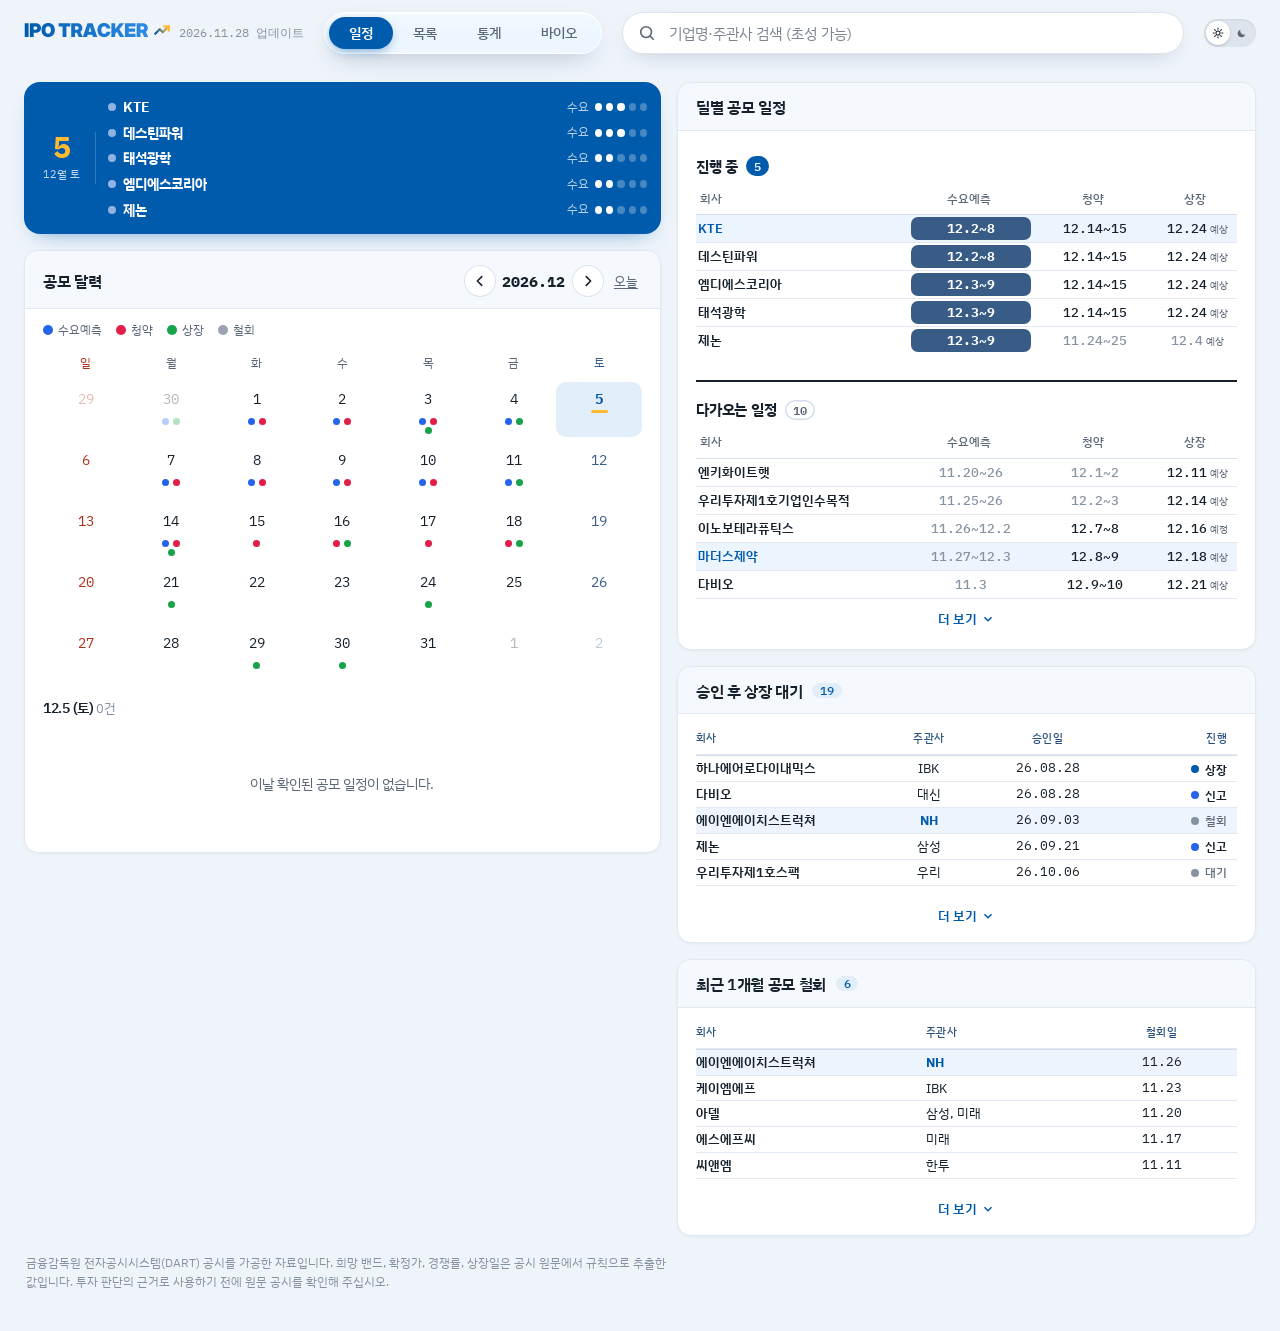
<file: docs/index.html>
<!doctype html>
<html lang="ko">
<head>
<meta charset="utf-8">
<meta name="viewport" content="width=device-width, initial-scale=1, viewport-fit=cover">
<title>IPO Tracker</title>
<meta name="description" content="DART 증권신고서 기반 국내 IPO 공모 현황">
<meta name="theme-color" content="#EEF4FA">
<link rel="manifest" href="manifest.webmanifest">
<link rel="icon" href="icons/icon.svg" type="image/svg+xml">
<link rel="icon" href="icons/icon-192-v4.png" sizes="192x192">
<link rel="apple-touch-icon" href="icons/apple-touch-icon-v4.png">
<link rel="preconnect" href="https://fonts.googleapis.com">
<link rel="preconnect" href="https://fonts.gstatic.com" crossorigin>
<link rel="stylesheet" href="https://fonts.googleapis.com/css2?family=IBM+Plex+Mono:wght@400;500&family=IBM+Plex+Sans+KR:wght@400;500;600;700&display=swap">
<link rel="stylesheet" href="style.css">
<script>try{var t=localStorage.getItem("ipo-db-theme");if(t)document.documentElement.setAttribute("data-theme",t)}catch(e){}</script>
</head>
<body>
<div class="safeband" aria-hidden="true"></div>
<div class="wrap">
  <header class="top glass">
    <div class="brand">
      <h1 class="wm" aria-label="IPO Tracker"><svg class="wm-t" viewBox="0 -74 660 75.5" aria-hidden="true"><defs><linearGradient id="wm-g" x1="0" x2="1" y1="0" y2="0"><stop offset="0" class="s1"/><stop offset="1" class="s2"/></linearGradient></defs><path fill="url(#wm-g)" d="M24.2 -72.8H3.9V0H24.2Z M31 0H51.3V-22H61.9C79.3 -22 90.2 -31.8 90.2 -47.4C90.2 -62.9 79.3 -72.8 61.9 -72.8H31ZM51.3 -38.7V-56.1H60.4C66.5 -56.1 70.3 -52.7 70.3 -47.4C70.3 -42 66.5 -38.7 60.4 -38.7Z M128.1 1.2C147.9 1.2 163.5 -12.1 163.5 -36.3C163.5 -60.6 147.9 -73.9 128.1 -73.9C108.3 -73.9 92.8 -60.6 92.8 -36.3C92.8 -12.2 108.3 1.2 128.1 1.2ZM128.1 -16.4C118.6 -16.4 113.3 -23.8 113.3 -36.3C113.3 -48.9 118.6 -56.3 128.1 -56.3C137.7 -56.3 143 -48.9 143 -36.3C143 -23.8 137.7 -16.4 128.1 -16.4Z M183.6 -55.6H204.3V0H224.7V-55.6H245.4V-72.8H183.6Z M250.2 0H270.5V-22.8H279.6L290.5 0H311.6L298.3 -27.1C305.3 -31.3 309.3 -38.3 309.3 -47.4C309.3 -62.9 298.5 -72.8 281.1 -72.8H250.2ZM270.5 -38.5V-56.2H279.6C285.7 -56.2 289.5 -52.7 289.5 -47.4C289.5 -42 285.7 -38.5 279.6 -38.5Z M311.8 0H334L337.5 -12H361.9L365.3 0H388.2L363.5 -72.8H336.2ZM342.2 -27.6 342.4 -28.2C345.1 -37 347.5 -45.5 349.9 -54.3C352.2 -45.5 354.6 -37 357.2 -28.2L357.4 -27.6Z M424.4 1.2C443 1.2 456.2 -10.2 458.2 -27.3H437.8C436.5 -20.5 431.8 -16.4 424.8 -16.4C414.9 -16.4 409.6 -23.6 409.6 -36.3C409.6 -49.1 415 -56.3 424.8 -56.3C431.8 -56.3 436.5 -52.2 437.8 -45.3H458.2C456.2 -62.5 443 -73.9 424.4 -73.9C404.6 -73.9 389.1 -60.6 389.1 -36.3C389.1 -12.2 404.6 1.2 424.4 1.2Z M462.9 0H483.3V-16.9L492.1 -27.7L508.7 0H531.9L505.2 -41.5L530.6 -72.8H507.1L492.6 -54.1C489.5 -50 486.4 -46 483.3 -41.9V-72.8H462.9Z M534.8 0H591.1V-17.2H555.1V-28H588.4V-44.6H555.1V-55.6H591.1V-72.8H534.8Z M596.9 0H617.2V-22.8H626.3L637.2 0H658.3L645 -27.1C652.1 -31.3 656.1 -38.3 656.1 -47.4C656.1 -62.9 645.2 -72.8 627.8 -72.8H596.9ZM617.2 -38.5V-56.2H626.3C632.4 -56.2 636.3 -52.7 636.3 -47.4C636.3 -42 632.4 -38.5 626.3 -38.5Z"/></svg><svg class="wm-a" viewBox="0 0 24 24" aria-hidden="true"><defs><linearGradient id="wm-ag" x1="0" x2="1"><stop offset="0" class="s1"/><stop offset="1" class="s2"/></linearGradient></defs><path d="M3 17l6-6 4 4 8-8" fill="none" stroke="url(#wm-ag)" stroke-width="3" stroke-linecap="round" stroke-linejoin="round"/><path d="M15 7h6v6" fill="none" class="hd" stroke-width="3" stroke-linecap="round" stroke-linejoin="round"/></svg></h1>
      <span class="bt upd" id="upd"></span>
    </div>
    <nav class="tabs" aria-label="화면">
      <span class="ind" aria-hidden="true"></span>
      <a class="tab" href="#/cal" data-tab="cal">일정</a>
      <a class="tab" href="#/" data-tab="list">목록</a>
      <a class="tab" href="#/stats" data-tab="stats">통계</a>
      <a class="tab" href="#/bio" data-tab="bio">바이오</a>
    </nav>
    <div class="topacts">
      <div class="tgl" id="tgl" role="group" aria-label="화면 테마">
        <button type="button" data-t="light" aria-pressed="true" title="라이트 모드"><svg viewBox="0 0 20 20" aria-hidden="true"><circle cx="10" cy="10" r="3.4" fill="none" stroke="currentColor" stroke-width="1.7"/><g stroke="currentColor" stroke-width="1.7" stroke-linecap="round"><path d="M10 1.8v2M10 16.2v2M1.8 10h2M16.2 10h2M4.2 4.2l1.4 1.4M14.4 14.4l1.4 1.4M4.2 15.8l1.4-1.4M14.4 5.6l1.4-1.4"/></g></svg><span class="tl">라이트</span></button>
        <button type="button" data-t="dark" aria-pressed="false" title="다크 모드"><svg viewBox="0 0 20 20" aria-hidden="true"><path d="M15.5 12.6A6.5 6.5 0 0 1 7.4 4.5a6.5 6.5 0 1 0 8.1 8.1z" fill="currentColor"/></svg><span class="tl">다크</span></button>
      </div>
    </div>
  </header>
  <nav class="pager" aria-label="화면">
    <a href="#/cal" data-tab="cal" aria-label="일정"><i></i><span>일정</span></a>
    <a href="#/" data-tab="list" aria-label="목록"><i></i><span>목록</span></a>
    <a href="#/stats" data-tab="stats" aria-label="통계"><i></i><span>통계</span></a>
    <a href="#/bio" data-tab="bio" aria-label="기술특례 바이오"><i></i><span>바이오</span></a>
  </nav>
  <main id="app" tabindex="-1"><p class="hint">불러오는 중…</p></main>
  <footer class="foot">
    <p>금융감독원 전자공시시스템(DART) 공시를 가공한 자료입니다. 희망 밴드, 확정가, 경쟁률, 상장일은 공시 원문에서 규칙으로 추출한 값입니다. 투자 판단의 근거로 사용하기 전에 원문 공시를 확인해 주십시오.</p>
  </footer>
</div>
<div class="shade" id="shade" hidden></div>
<section class="sheet" id="sheet" role="dialog" aria-modal="true" aria-labelledby="sheet-title" hidden>
  <div class="sheet-head">
    <div>
      <div class="sh-title"><h2 id="sheet-title"></h2><span id="sheet-chip"></span></div>
      <p class="sub" id="sheet-sub"></p>
    </div>
    <div class="sh-acts">
      <span class="pos-n" id="sheet-pos"></span>
      <button type="button" class="xbtn glass" id="s-prev" aria-label="이전 딜"><svg viewBox="0 0 16 16"><path d="M10 3L5 8l5 5"/></svg></button>
      <button type="button" class="xbtn glass" id="s-next" aria-label="다음 딜"><svg viewBox="0 0 16 16"><path d="M6 3l5 5-5 5"/></svg></button>
      <button type="button" class="xbtn glass" id="s-close" aria-label="닫기"><svg viewBox="0 0 16 16"><path d="M3.5 3.5l9 9M12.5 3.5l-9 9"/></svg></button>
    </div>
    <ol class="tl4" id="sheet-tl" aria-label="공모 일정" hidden></ol>
  </div>
  <div class="sbody" id="sbody"></div>
</section>
<div class="tip" id="tip" role="tooltip" hidden></div>
<script src="app.js"></script>
</body>
</html>
</file>
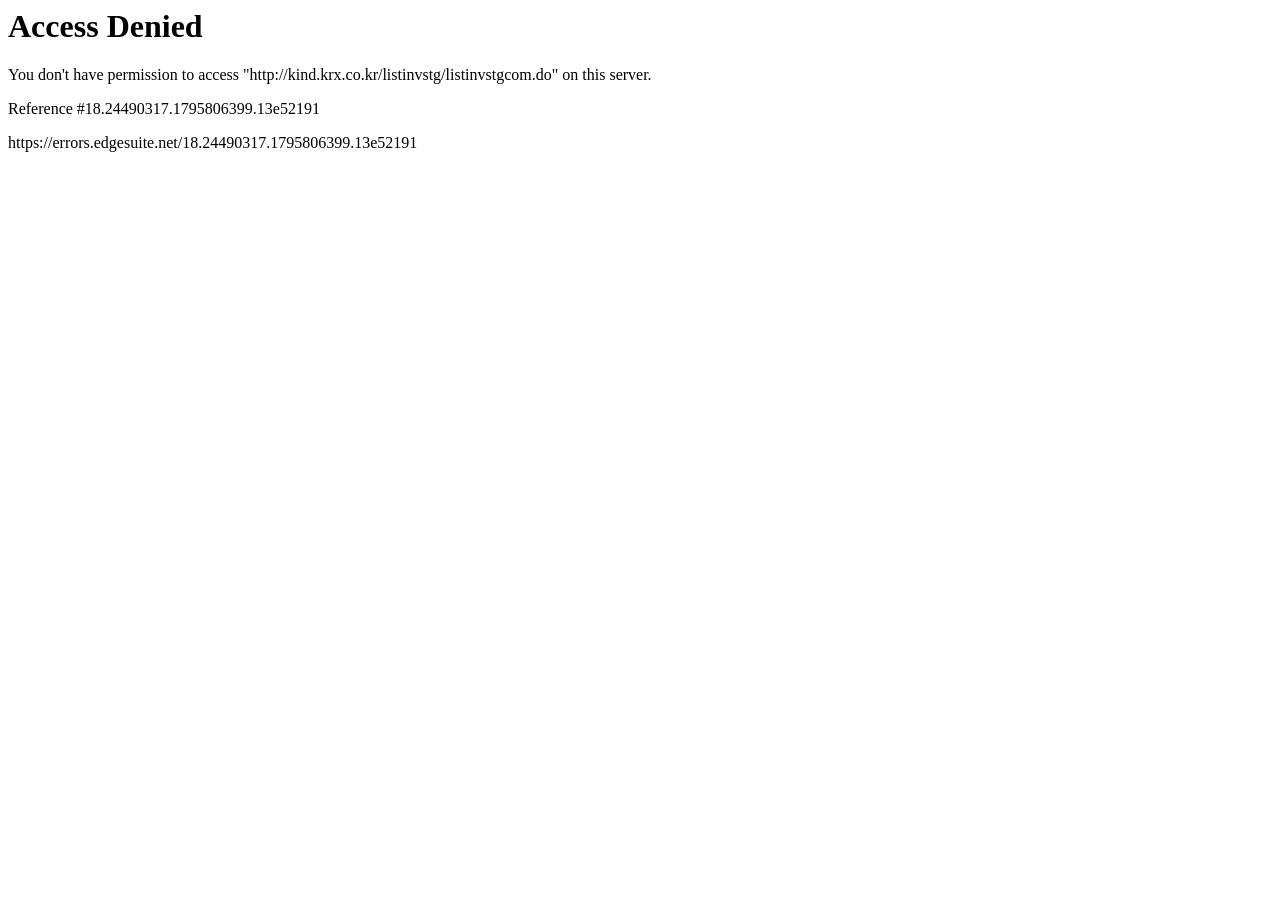
<file: data/kind/_last_response.html>
<HTML><HEAD>
<TITLE>Access Denied</TITLE>
</HEAD><BODY>
<H1>Access Denied</H1>
 
You don't have permission to access "http&#58;&#47;&#47;kind&#46;krx&#46;co&#46;kr&#47;listinvstg&#47;listinvstgcom&#46;do" on this server.<P>
Reference&#32;&#35;18&#46;24490317&#46;1795806399&#46;13e52191
<P>https&#58;&#47;&#47;errors&#46;edgesuite&#46;net&#47;18&#46;24490317&#46;1795806399&#46;13e52191</P>
</BODY>
</HTML>
</file>
<file: docs/style.css>
/* 신약 딜북과 같은 체계: 은은한 컬러 배경 위에 떠 있는 유리 상단바(이름 | 화면 탭 | 테마),
   본문 카드·표는 불투명, 숫자는 IBM Plex Mono. 휴대폰은 하단 유리 캡슐 탭바, 상세는 시트로 띄웁니다.
   유리 재질은 탐색 계층(상단바, 탭바, 검색창, 시트 버튼)에만 씁니다. */
:root {
  color-scheme: light;
  --bg: #F3F5F8; --surface: #FFFFFF; --surface2: #EDF1F6; --ink: #15202B; --muted: #5A6776; --faint: #8592A1;
  --line: #D9E0E8; --line2: #E5EAF0;
  --accent: #33408F; --accent-ink: #FFFFFF; --accent-soft: #E6E9F7; --eosin: #B83A6B; --eosin-soft: #F8E4EC;
  --good: #1D7448; --good-soft: #E1F2E8; --info: #385C86; --info-soft: #E4ECF6; --bad: #B0301D; --bad-soft: #FBE6E1;
  --warn: #855400; --warn-soft: #FFF0CF; --neutral: #667180; --neutral-soft: #E9EDF2;
  --bar: #4A57CC; --mark: #FFE9A8;
  --glass: #FFFFFF; --edge: rgba(24, 34, 70, .13); --spec: rgba(255, 255, 255, .9); --gloss: rgba(255, 255, 255, .5);
  --thumb: #FFFFFF; --track: rgba(30, 40, 80, .06); --glass-sh: rgba(20, 30, 60, .28);
  --sh1: 0 1px 2px rgba(20, 30, 50, .04), 0 1px 3px rgba(20, 30, 50, .05);
  --sh2: 0 12px 32px rgba(20, 30, 50, .14), 0 2px 6px rgba(20, 30, 50, .06);
  --shade: rgba(10, 16, 30, .32);
  --g1: rgba(51, 64, 143, .20); --g2: rgba(184, 58, 107, .13); --g3: rgba(34, 160, 150, .13);
  --gk: 61.4%; --gb: 17.6px;
  /* 밴드 대비 위치: 막대(검증된 순서형 팔레트)와 알약 */
  /* 통계 시장 구분·경쟁률 선: 검증된 범주형 팔레트(validate_palette.js 통과) */
  --mk-ks: #2a78d6; --mk-kq: #1baf7a; --mk-tech: #eb6834; --mk-spac: #6250d6; --ln-inst: #6250d6; --ln-retail: #e87ba4;
  /* 밴드 대비 위치: 시세 관례(오르면 빨강, 내리면 파랑, 밴드 내 회색) */
  --pos-over: #d63a3a; --pos-top: #ef8a80; --pos-in: #aab3bf; --pos-low: #7fa1ea; --pos-under: #2f62d6;
  --pill-over-bg: #d63a3a; --pill-over-fg: #ffffff;
  --pill-top-bg: #fde4e2; --pill-top-fg: #b42318;
  --pill-in-bg: #e9edf2; --pill-in-fg: #3d4756;
  --pill-low-bg: #e3ebfb; --pill-low-fg: #1f4fb2;
  --pill-under-bg: #2f62d6; --pill-under-fg: #ffffff;
  /* 시장·경로 배지 글자색(통계 그래프 색과 같은 계열, 글자 대비를 위해 조금 진하게) */
  --tag-ks: #1f62b8; --tag-kq: #12805a; --tag-tech: #c2501d; --tag-spac: #5242c4; --tag-rt: #0d7a76;
  --f-body: "IBM Plex Sans KR", "Apple SD Gothic Neo", "Malgun Gothic", system-ui, sans-serif;
  --f-mono: "IBM Plex Mono", ui-monospace, Menlo, Consolas, monospace;
  --spring: cubic-bezier(.34, 1.3, .5, 1);
}
@media (prefers-color-scheme: dark) {
  :root:not([data-theme="light"]) {
    color-scheme: dark;
    --bg: #11151B; --surface: #161E27; --surface2: #1D2733; --ink: #E6ECF2; --muted: #9AA8B8; --faint: #6E7C8C;
    --line: #2A3644; --line2: #24303D;
    --accent: #9AA7F0; --accent-ink: #0F151C; --accent-soft: #242C52; --eosin: #EE86AC; --eosin-soft: #3A1F2C;
    --good: #6FD39C; --good-soft: #17352A; --info: #8FB4E3; --info-soft: #1B2A3D; --bad: #F28A78; --bad-soft: #3A1D1A;
    --warn: #E8B85C; --warn-soft: #352A12; --neutral: #A3AEBB; --neutral-soft: #232D39;
    --bar: #7884EA; --mark: #5a4a10;
    --glass: #1B2331; --edge: rgba(0, 0, 0, .55); --spec: rgba(255, 255, 255, .16); --gloss: rgba(255, 255, 255, .06);
    --thumb: #2E3A4E; --track: rgba(255, 255, 255, .06); --glass-sh: rgba(0, 0, 0, .5);
    --sh1: 0 1px 2px rgba(0, 0, 0, .25), 0 1px 3px rgba(0, 0, 0, .3);
    --sh2: 0 12px 32px rgba(0, 0, 0, .5), 0 2px 6px rgba(0, 0, 0, .35);
    --shade: rgba(4, 8, 14, .5);
    --g1: rgba(90, 104, 200, .20); --g2: rgba(214, 90, 140, .13); --g3: rgba(34, 160, 150, .13);
    --mk-ks: #3987e5; --mk-kq: #199e70; --mk-tech: #d95926; --mk-spac: #9085e9; --ln-inst: #9085e9; --ln-retail: #d55181;
    --pos-over: #e05252; --pos-top: #b45a54; --pos-in: #6b7686; --pos-low: #4f72c4; --pos-under: #3f73e6;
    --pill-over-bg: #e05252; --pill-over-fg: #ffffff; --pill-top-bg: #3d1a1a; --pill-top-fg: #ff8f86; --pill-in-bg: #232d39; --pill-in-fg: #c3ccd7;
    --pill-low-bg: #172748; --pill-low-fg: #8fb0ff; --pill-under-bg: #3f73e6; --pill-under-fg: #ffffff;
    --tag-ks: #6aa8f0; --tag-kq: #3cc497; --tag-tech: #f08452; --tag-spac: #a89cf2; --tag-rt: #3cc3bb;
  }
}
:root[data-theme="dark"] {
  color-scheme: dark;
  --bg: #11151B; --surface: #161E27; --surface2: #1D2733; --ink: #E6ECF2; --muted: #9AA8B8; --faint: #6E7C8C;
  --line: #2A3644; --line2: #24303D;
  --accent: #9AA7F0; --accent-ink: #0F151C; --accent-soft: #242C52; --eosin: #EE86AC; --eosin-soft: #3A1F2C;
  --good: #6FD39C; --good-soft: #17352A; --info: #8FB4E3; --info-soft: #1B2A3D; --bad: #F28A78; --bad-soft: #3A1D1A;
  --warn: #E8B85C; --warn-soft: #352A12; --neutral: #A3AEBB; --neutral-soft: #232D39;
  --bar: #7884EA; --mark: #5a4a10;
  --glass: #1B2331; --edge: rgba(0, 0, 0, .55); --spec: rgba(255, 255, 255, .16); --gloss: rgba(255, 255, 255, .06);
  --thumb: #2E3A4E; --track: rgba(255, 255, 255, .06); --glass-sh: rgba(0, 0, 0, .5);
  --sh1: 0 1px 2px rgba(0, 0, 0, .25), 0 1px 3px rgba(0, 0, 0, .3);
  --sh2: 0 12px 32px rgba(0, 0, 0, .5), 0 2px 6px rgba(0, 0, 0, .35);
  --shade: rgba(4, 8, 14, .5);
  --g1: rgba(90, 104, 200, .20); --g2: rgba(214, 90, 140, .13); --g3: rgba(34, 160, 150, .13);
  --mk-ks: #3987e5; --mk-kq: #199e70; --mk-tech: #d95926; --mk-spac: #9085e9; --ln-inst: #9085e9; --ln-retail: #d55181;
  --pos-over: #e05252; --pos-top: #b45a54; --pos-in: #6b7686; --pos-low: #4f72c4; --pos-under: #3f73e6;
  --pill-over-bg: #e05252; --pill-over-fg: #ffffff; --pill-top-bg: #3d1a1a; --pill-top-fg: #ff8f86; --pill-in-bg: #232d39; --pill-in-fg: #c3ccd7;
  --pill-low-bg: #172748; --pill-low-fg: #8fb0ff; --pill-under-bg: #3f73e6; --pill-under-fg: #ffffff;
    --tag-ks: #6aa8f0; --tag-kq: #3cc497; --tag-tech: #f08452; --tag-spac: #a89cf2; --tag-rt: #3cc3bb;
}

* { box-sizing: border-box; -webkit-tap-highlight-color: transparent; }
[hidden] { display: none !important; }
html { -webkit-text-size-adjust: 100%; }
body {
  margin: 0; background: var(--bg); color: var(--ink); font-family: var(--f-body); font-size: 14px; line-height: 1.55;
  -webkit-font-smoothing: antialiased;
}
.safeband { position: fixed; inset: 0 0 auto; height: env(safe-area-inset-top, 0px); background: var(--bg); z-index: 60; }
html.lock, html.lock body { overflow: hidden; }
.num, .mono { font-family: var(--f-mono); font-variant-numeric: tabular-nums; }
h1, h2, h3 { font-family: var(--f-body); font-weight: 600; margin: 0; letter-spacing: -.02em; text-wrap: balance; }
h2 { font-size: 16px; line-height: 1.35; }
a { color: var(--accent); text-underline-offset: 2px; }
button, select, input { font: inherit; color: inherit; }
button { cursor: pointer; user-select: none; -webkit-user-select: none; }
:focus:not(:focus-visible) { outline: none; }
:focus-visible { outline: 2px solid var(--accent); outline-offset: 2px; }
::selection { background: var(--accent-soft); }
mark { background: var(--mark); color: inherit; border-radius: 3px; padding: 0 1px; }
.hint, .muted { color: var(--muted); }
.dim { color: var(--faint); }

/* 유리 재질 (탐색 계층 전용) */
.glass {
  background-color: color-mix(in srgb, var(--glass) var(--gk), transparent);
  background-image: linear-gradient(180deg, var(--gloss), transparent 46%);
  -webkit-backdrop-filter: blur(var(--gb)) saturate(1.8); backdrop-filter: blur(var(--gb)) saturate(1.8);
  border: 1px solid var(--edge); box-shadow: inset 0 1px 0 var(--spec), 0 10px 30px -10px var(--glass-sh);
}

.wrap { max-width: 1840px; margin: 0 auto; padding-left: max(24px, env(safe-area-inset-left, 0px)); padding-right: max(24px, env(safe-area-inset-right, 0px)); padding-block: 0 40px; }

/* 상단바 */
.top { position: sticky; top: calc(10px + env(safe-area-inset-top, 0px)); z-index: 30; margin-block: 10px 18px; border-radius: 22px; display: flex; align-items: center; gap: 8px 16px; padding: 8px 10px 8px 18px; }
.brand { flex: 1 0 auto; display: flex; align-items: baseline; gap: 10px; min-width: 0; }
.brand h1 { font-size: 17px; line-height: 1.3; white-space: nowrap; }
.brand .bt { font-size: 12px; color: var(--muted); white-space: nowrap; font-family: var(--f-mono); }
.tabs { position: relative; display: flex; gap: 2px; padding: 3px; border-radius: 999px; background: var(--track); }
.ind { position: absolute; left: 0; top: 3px; height: calc(100% - 6px); width: 0; border-radius: 999px; background: var(--thumb); box-shadow: 0 1px 3px rgba(20, 30, 60, .14), 0 1px 1px rgba(20, 30, 60, .06); transition: transform .5s var(--spring), width .5s var(--spring), opacity .2s; pointer-events: none; opacity: 0; }
.tab { position: relative; z-index: 1; display: inline-flex; align-items: center; height: 34px; padding: 0 16px; border-radius: 999px; font-size: 13.5px; color: var(--muted); font-weight: 500; white-space: nowrap; text-decoration: none; }
.tab[aria-current="true"] { color: var(--ink); font-weight: 600; }
.topacts { display: flex; align-items: center; gap: 8px; margin-left: auto; }

/* 라이트/다크 스위치 */
.tgl { position: relative; display: inline-grid; grid-template-columns: 1fr 1fr; padding: 3px; border-radius: 999px; background: var(--track); flex: none; }
.tgl::before { content: ""; position: absolute; top: 3px; bottom: 3px; left: 3px; width: calc(50% - 3px); border-radius: 999px; background: var(--thumb); box-shadow: var(--sh1), inset 0 1px 0 var(--spec); transition: transform .45s cubic-bezier(.34, 1.4, .5, 1); }
.tgl[data-on="dark"]::before { transform: translateX(100%); }
.tgl button { position: relative; z-index: 1; border: 0; background: transparent; height: 30px; padding: 0 12px; border-radius: 999px; font-size: 12.5px; color: var(--muted); display: inline-flex; align-items: center; justify-content: center; gap: 5px; }
.tgl button svg { width: 15px; height: 15px; }
.tgl button[aria-pressed="true"] { color: var(--ink); font-weight: 600; }

/* 2칸 세그먼트 토글 (통계 지표 등) */
.seg { position: relative; display: inline-grid; grid-auto-flow: column; grid-auto-columns: 1fr; padding: 3px; border-radius: 999px; background: var(--track); flex: 0 0 auto; }
.seg::before { content: ""; position: absolute; top: 3px; bottom: 3px; left: 3px; width: calc((100% - 6px) / var(--n, 2)); border-radius: 999px; background: var(--thumb); box-shadow: 0 1px 3px rgba(20, 30, 60, .16), 0 1px 1px rgba(20, 30, 60, .06); transform: translateX(calc(var(--i, 0) * 100%)); transition: transform .45s cubic-bezier(.34, 1.4, .5, 1); }
.seg button { position: relative; z-index: 1; border: 0; background: none; height: 32px; padding: 0 13px; border-radius: 999px; font-size: 13px; color: var(--muted); white-space: nowrap; }
.seg button[aria-pressed="true"] { color: var(--ink); font-weight: 600; }

/* 검색·필터 */
.content { display: grid; gap: 12px; min-width: 0; }
.srow { display: flex; gap: 8px; align-items: center; min-width: 0; }
.sbox { position: relative; flex: 1; min-width: 0; }
.sbox > svg { position: absolute; z-index: 1; left: 16px; top: 50%; transform: translateY(-50%); width: 18px; height: 18px; color: var(--muted); pointer-events: none; }
.search {
  width: 100%; height: 46px; color: var(--ink); font-size: 15px; padding-inline: 46px 44px; outline: none; border-radius: 999px; border: 1px solid var(--edge);
  background-color: color-mix(in srgb, var(--glass) var(--gk), transparent); background-image: linear-gradient(180deg, var(--gloss), transparent 55%);
  -webkit-backdrop-filter: blur(var(--gb)) saturate(1.8); backdrop-filter: blur(var(--gb)) saturate(1.8);
  box-shadow: inset 0 1px 0 var(--spec), 0 10px 30px -12px rgba(10, 20, 45, .35); transition: border-color .15s, box-shadow .15s;
}
.search::placeholder { color: var(--muted); opacity: .8; }
.search::-webkit-search-cancel-button { -webkit-appearance: none; display: none; }
.search:focus { border-color: var(--accent); box-shadow: inset 0 1px 0 var(--spec), 0 0 0 3px var(--accent-soft), 0 10px 30px -12px rgba(10, 20, 45, .35); }
.sclear { position: absolute; right: 7px; top: 50%; transform: translateY(-50%); width: 32px; height: 32px; border: 0; border-radius: 999px; background: transparent; color: var(--muted); display: grid; place-items: center; padding: 0; }
.sclear svg { width: 16px; height: 16px; }
/* 검색창 오른쪽 필터 버튼과 적용된 필터 */
.fbtn { position: relative; flex: 0 0 auto; width: 46px; height: 46px; border-radius: 999px; border: 1px solid var(--edge); background: var(--surface); color: var(--ink);
  display: grid; place-items: center; padding: 0; box-shadow: var(--sh1); }
.fbtn svg { width: 20px; height: 20px; }
.fbtn.on { color: var(--accent); border-color: color-mix(in srgb, var(--accent) 45%, transparent); background: var(--accent-soft); }
.fbtn.open { border-color: var(--accent); }
.fbtn .fb-n { position: absolute; top: -3px; right: -3px; min-width: 18px; height: 18px; padding: 0 5px; border-radius: 999px; background: var(--accent); color: var(--accent-ink);
  font: 600 11px/18px var(--f-mono); text-align: center; }
.afilters { display: flex; flex-wrap: wrap; gap: 6px; align-items: center; }
.af { display: inline-flex; align-items: center; gap: 4px; height: 28px; padding: 0 8px 0 11px; border-radius: 999px; border: 1px solid color-mix(in srgb, var(--accent) 35%, transparent);
  background: var(--accent-soft); color: var(--accent); font-size: 12.5px; font-weight: 600; }
.af svg { width: 13px; height: 13px; opacity: .8; }
.afilters .linkbtn { height: 28px; }
.fp-panel { padding: 2px 12px 10px; }
.fp-sec { padding: 8px 0 2px; }
.fp-h { font-size: 11px; font-weight: 600; color: var(--muted); letter-spacing: .02em; margin-bottom: 6px; }
.fp-opts { display: flex; flex-wrap: wrap; gap: 5px; }
/* 신고 연도: 가로 스크롤 없이 한 번에(7칸 격자) */
.fp-opts.years { display: grid; grid-template-columns: repeat(7, minmax(0, 1fr)); gap: 5px; }
.fp-opts.years .fo { padding: 0 2px; min-width: 0; font-size: 12px; }
.fo { flex: 0 0 auto; height: 30px; padding: 0 10px; border-radius: 999px; border: 1px solid var(--line); background: var(--surface); color: var(--ink); font-size: 12.5px;
  display: inline-flex; align-items: center; justify-content: center; gap: 4px; white-space: nowrap; font-variant-numeric: tabular-nums; }
.fo .n { font: 10.5px var(--f-mono); color: var(--muted); }
.fo[aria-pressed="true"] { background: var(--accent); border-color: var(--accent); color: var(--accent-ink); font-weight: 600; }
.fo[aria-pressed="true"] .n { color: inherit; opacity: .85; }
.fo:focus-visible { outline: 2px solid var(--accent); outline-offset: 2px; }
.fp-foot { position: sticky; bottom: 0; display: flex; align-items: center; gap: 8px; padding: 10px 0 0; margin-top: 10px; border-top: 1px solid var(--line2); background: var(--surface); }
.fp-foot .sp { flex: 1; }
.fp-foot .switch { height: 32px; box-shadow: none; }
.fp-foot .linkbtn { height: 32px; }
.fp-done { height: 34px; padding: 0 14px; border-radius: 999px; border: 0; background: var(--accent); color: var(--accent-ink); font-size: 13px; font-weight: 600; white-space: nowrap; }
.sheet-mode .fp-panel { padding: 0 16px calc(10px + env(safe-area-inset-bottom, 0px)); }
.sheet-mode .fp-panel .dd-top { padding: 6px 0 2px; }
.sheet-mode .fp-panel .dd-top .grab { margin-bottom: 6px; }
.sheet-mode .fp-panel .dd-top b { font-size: 14px; }
.sheet-mode .fo { height: 34px; font-size: 13.5px; padding: 0 12px; }
.sheet-mode .fp-opts.years .fo { font-size: 12.5px; padding: 0 2px; }
.crow { display: flex; gap: 8px 10px; align-items: center; flex-wrap: wrap; min-width: 0; }
.chips { position: relative; display: flex; gap: 6px; overflow-x: auto; scrollbar-width: none; padding: 1px 1px 2px; min-width: 0; flex: 1 1 auto; }
.chips::-webkit-scrollbar { display: none; }
.chips .ind { top: 1px; height: 32px; background: var(--accent); box-shadow: 0 2px 8px -2px color-mix(in srgb, var(--accent) 60%, transparent); }
.fchip { position: relative; z-index: 1; flex: 0 0 auto; height: 32px; padding: 0 13px; border: 1px solid var(--line); border-radius: 999px; background: color-mix(in srgb, var(--surface) 72%, transparent); font-size: 13px; color: var(--muted); white-space: nowrap; display: inline-flex; align-items: center; gap: 6px; transition: color .2s, border-color .2s; }
.fchip:hover { color: var(--ink); }
.fchip .n { font-family: var(--f-mono); font-size: 11px; opacity: .8; }
.fchip[aria-pressed="true"] { color: var(--accent-ink); border-color: transparent; background: transparent; font-weight: 600; }
.fopts { display: flex; align-items: center; gap: 8px; flex: none; }
.switch { display: inline-flex; align-items: center; gap: 8px; font-size: 13px; color: var(--muted); cursor: pointer; user-select: none; height: 32px; padding: 0 12px 0 6px; border-radius: 999px; border: 1px solid var(--line); background: var(--surface); box-shadow: var(--sh1); white-space: nowrap; }
.switch input { appearance: none; -webkit-appearance: none; width: 30px; height: 18px; border-radius: 999px; background: var(--line); position: relative; margin: 0; cursor: pointer; transition: background .2s; }
.switch input::after { content: ""; position: absolute; top: 2px; left: 2px; width: 14px; height: 14px; border-radius: 50%; background: var(--thumb); box-shadow: 0 1px 2px rgba(0, 0, 0, .25); transition: transform .3s var(--spring); }
.switch input:checked { background: var(--accent); }
.switch input:checked::after { transform: translateX(12px); background: #fff; }
.sel { height: 32px; border: 1px solid var(--line); border-radius: 999px; background-color: var(--surface); box-shadow: var(--sh1); padding: 0 30px 0 13px; font-size: 13px; color: var(--ink); appearance: none; -webkit-appearance: none;
  background-image: linear-gradient(45deg, transparent 50%, var(--muted) 50%), linear-gradient(135deg, var(--muted) 50%, transparent 50%);
  background-position: calc(100% - 15px) 13px, calc(100% - 10px) 13px; background-size: 5px 5px; background-repeat: no-repeat; cursor: pointer; }
/* 드롭다운(자체 목록) */
.sel.dd-native { position: absolute; width: 1px; height: 1px; opacity: 0; pointer-events: none; overflow: hidden; padding: 0; border: 0; }
.sel.dd { display: inline-flex; align-items: center; max-width: 100%; text-align: left; white-space: nowrap; transition: background-color .15s, border-color .15s, color .15s; }
.sel.dd .dd-t { overflow: hidden; text-overflow: ellipsis; min-width: 0; }
.sel.dd:hover { border-color: var(--muted); }
.sel.dd:focus-visible { outline: 2px solid var(--accent); outline-offset: 2px; }
.sel.dd.open { border-color: var(--accent); }
.sel.dd.on { background-color: var(--accent-soft); border-color: color-mix(in srgb, var(--accent) 45%, transparent); color: var(--accent); font-weight: 600;
  background-image: linear-gradient(45deg, transparent 50%, var(--accent) 50%), linear-gradient(135deg, var(--accent) 50%, transparent 50%); }
.dd-layer { position: fixed; inset: 0; z-index: 60; pointer-events: none; }
.dd-panel { position: fixed; pointer-events: auto; background: var(--surface); border: 1px solid var(--line2); border-radius: 14px; box-shadow: var(--sh2);
  overflow: auto; overscroll-behavior: contain; padding: 6px; animation: ddin .16s ease-out; transform-origin: top left; }
.dd-panel.up { transform-origin: bottom left; }
@keyframes ddin { from { opacity: 0; transform: translateY(-4px) scale(.98); } }
.dd-o { display: flex; align-items: center; justify-content: space-between; gap: 10px; width: 100%; min-height: 36px; padding: 0 10px 0 12px; border: 0; border-radius: 9px;
  background: none; font-size: 13.5px; color: var(--ink); text-align: left; white-space: nowrap; }
.dd-o .ck { width: 15px; height: 15px; flex: 0 0 auto; color: var(--accent); visibility: hidden; }
.dd-o[aria-selected="true"] { color: var(--accent); font-weight: 600; }
.dd-o[aria-selected="true"] .ck { visibility: visible; }
.dd-o:hover { background: var(--line2); }
.dd-o:focus-visible { outline: none; background: var(--accent-soft); }
.dd-h { padding: 10px 12px 4px; font-size: 11px; font-weight: 600; letter-spacing: .02em; color: var(--muted); }
.dd-sep { height: 1px; margin: 5px 8px; background: var(--line2); }
.dd-g:first-child > .dd-h { padding-top: 4px; }
.dd-g.grid .dd-items { display: grid; grid-template-columns: repeat(3, minmax(0, 1fr)); gap: 2px; }
.dd-g.grid .dd-o { justify-content: center; padding: 0 6px; font-variant-numeric: tabular-nums; }
.dd-g.grid .dd-o .ck { display: none; }
.dd-g.grid .dd-o[aria-selected="true"] { background: var(--accent-soft); }
/* 휴대폰: 아래에서 올라오는 시트 */
.dd-layer.sheet-mode { pointer-events: auto; }
.dd-scrim { position: absolute; inset: 0; background: rgba(10, 14, 24, .32); animation: fadein .18s; }
.sheet-mode .dd-panel { left: 0; right: 0; bottom: 0; top: auto; max-height: 72vh; border-radius: 20px 20px 0 0; border-width: 1px 0 0; padding: 0 10px calc(12px + env(safe-area-inset-bottom, 0px));
  animation: sheetup .26s cubic-bezier(.2, .9, .3, 1); display: flex; flex-direction: column; }
.sheet-mode .dd-top { position: sticky; top: 0; background: var(--surface); padding: 8px 6px 8px; text-align: center; z-index: 1; }
.sheet-mode .dd-top .grab { display: block; width: 38px; height: 5px; border-radius: 3px; background: var(--line); margin: 0 auto 10px; }
.sheet-mode .dd-top b { font-size: 15px; font-weight: 600; color: var(--ink); }
.sheet-mode .dd-body { overflow: auto; overscroll-behavior: contain; }
.sheet-mode .dd-o { min-height: 46px; font-size: 15px; padding: 0 14px; }
.sheet-mode .dd-g.grid .dd-items { gap: 6px; padding: 2px 4px 4px; }
.sheet-mode .dd-g.grid .dd-o { min-height: 44px; border: 1px solid var(--line2); }
.sheet-mode .dd-g.grid .dd-o[aria-selected="true"] { border-color: var(--accent); }
.sheet-mode .dd-h { padding: 12px 14px 6px; font-size: 12px; }
.dd-layer.closing .dd-panel { transition: transform .18s ease-in; transform: translateY(100%); }
.dd-layer.closing .dd-scrim { transition: opacity .18s; opacity: 0; }
/* 유통물량·보호예수 */
.terms.lk-terms { margin: 4px 0 6px; grid-template-columns: repeat(3, minmax(0, 1fr)); }
.lk-sub { font-size: 12px; font-weight: 600; color: var(--muted); margin: 14px 0 8px; letter-spacing: .02em; }
.lk-sched { list-style: none; margin: 0; padding: 0; display: grid; gap: 7px; }
.lk-sched li { display: grid; grid-template-columns: 112px minmax(0, 1fr) 92px; align-items: center; gap: 10px; font-size: 13px; }
.lk-sched .w { display: flex; flex-direction: column; line-height: 1.25; }
.lk-sched .w small { font: 11px var(--f-mono); color: var(--muted); }
.lk-sched .bar { position: relative; height: 10px; border-radius: 999px; background: var(--line2); overflow: hidden; }
.lk-sched .bar i { position: absolute; top: 0; bottom: 0; }
.lk-sched .bar .base { left: 0; background: color-mix(in srgb, var(--accent) 42%, transparent); }
.lk-sched .bar .add { background: var(--accent); }
.lk-sched .p { text-align: right; font: 600 13px var(--f-mono); display: flex; flex-direction: column; line-height: 1.25; }
.lk-sched .p small { font-weight: 400; font-size: 11px; color: var(--muted); }
.linkbtn { white-space: nowrap; flex: 0 0 auto; border: 0; background: none; color: var(--muted); font-size: 12.5px; text-decoration: underline; text-underline-offset: 2px; padding: 0 4px; height: 32px; }

/* 딜 원장(표·카드) */
.ledger { background: var(--surface); border: 1px solid var(--line2); border-radius: 14px; box-shadow: var(--sh1); min-width: 0; overflow: hidden; }
.scroll { overflow-x: auto; }
table.deals { width: 100%; border-collapse: collapse; min-width: 980px; }
.deals th { text-align: left; font-weight: 500; font-size: 11.5px; letter-spacing: .02em; color: var(--muted); padding: 0; border-bottom: 1px solid var(--line2); white-space: nowrap; }
.deals th .sort { display: flex; align-items: center; gap: 3px; width: 100%; border: 0; background: none; padding: 10px; color: inherit; font: inherit; text-align: inherit; }
.deals th.n .sort { justify-content: flex-end; }
.deals th .sort::after { content: "↕"; opacity: .3; font-size: 11px; }
.deals th[aria-sort="ascending"] .sort::after { content: "↑"; opacity: 1; color: var(--accent); }
.deals th[aria-sort="descending"] .sort::after { content: "↓"; opacity: 1; color: var(--accent); }
.deals td { padding: 10px; border-bottom: 1px solid var(--line2); vertical-align: middle; white-space: nowrap; }
.deals tbody tr:last-child td { border-bottom: 0; }
.deals td.n { text-align: right; font-family: var(--f-mono); font-variant-numeric: tabular-nums; font-size: 13.5px; }
.deals tbody tr { cursor: pointer; transition: background-color .12s; }
.deals tbody tr:hover { background: var(--surface2); }
.deals .c-date { font-family: var(--f-mono); font-size: 12.5px; color: var(--muted); }
.deals .nm { font-weight: 600; color: var(--ink); text-decoration: none; font-size: 14px; }
.deals .nm:hover { text-decoration: underline; }
.deals .c-lead { max-width: 170px; overflow: hidden; text-overflow: ellipsis; color: var(--muted); font-size: 13px; }
.deals .c-final b { font-weight: 500; color: var(--ink); }
.deals .c-final .pill { margin-right: 6px; }

.cards { display: none; }
.card { display: block; color: inherit; text-decoration: none; padding: 12px 16px; border-bottom: 1px solid var(--line2); min-width: 0; }
.card:last-child { border-bottom: 0; }
.card:active { background: var(--surface2); }
.card .r1 { display: flex; justify-content: space-between; align-items: center; gap: 8px; }
.card .nmw { display: flex; flex-wrap: wrap; align-items: center; gap: 3px 6px; min-width: 0; flex: 1 1 auto; }
.card .nm { font-weight: 600; font-size: 15px; min-width: 0; overflow: hidden; text-overflow: ellipsis; white-space: nowrap; flex: 0 1 auto; }
.card .tags { display: inline-flex; flex: 0 0 auto; white-space: nowrap; }
.card .tags .tag:first-child { margin-left: 0; }
.card .r2 { font-size: 12px; color: var(--muted); margin-top: 1px; overflow: hidden; text-overflow: ellipsis; white-space: nowrap; }
.card .r2 .mono { font-size: 11.5px; }
.card .r3 { display: flex; justify-content: space-between; align-items: center; gap: 8px; margin-top: 6px; }
.card .price { display: flex; align-items: center; gap: 6px; flex-wrap: wrap; min-width: 0; font-family: var(--f-mono); font-size: 13.5px; }
.card .price .b { color: var(--muted); }
.card .price .arrow { color: var(--faint); font-family: var(--f-body); }
.card .price b { font-weight: 500; color: var(--ink); font-size: 15px; }
.card .price .lbl { font-family: var(--f-body); font-size: 11px; color: var(--faint); letter-spacing: .03em; }
.card .amt { font-family: var(--f-mono); color: var(--muted); white-space: nowrap; font-size: 13px; }
.card .r4 { display: flex; gap: 14px; margin-top: 4px; font-size: 11.5px; color: var(--faint); }
.card .r4 b { font-family: var(--f-mono); color: var(--ink); font-weight: 500; font-size: 12.5px; margin-left: 3px; }
.empty { padding: 44px 16px; text-align: center; color: var(--muted); }
.empty .linkbtn { height: auto; }
.note { font-size: 12px; color: var(--faint); margin: 4px 2px 0; max-width: 92ch; line-height: 1.6; }

/* 상태·태그·알약 */
.chip { display: inline-flex; align-items: center; gap: 4px; font-size: 12px; font-weight: 600; white-space: nowrap; line-height: 20px; padding: 0 8px 0 6px; border-radius: 999px; }
.chip svg { flex: none; width: 13px; height: 13px; }
/* 진행 상태: 진행 단계는 회색 진하기(예심 승인 점선 → 신고서 제출 → 가격 확정), 상장 예정은 남색 테두리, 상장 완료는 남색 채움 */
.chip.approved { color: var(--muted); background: transparent; border: 1px dashed var(--line); line-height: 18px; }
.chip.filed { color: var(--ink); background: var(--neutral-soft); }
.chip.price_fixed { color: var(--ink); background: color-mix(in srgb, var(--ink) 16%, var(--surface)); }
.chip.completed { color: var(--accent-ink); background: var(--accent); }
.chip.completed.upcoming { color: var(--accent); background: var(--surface); box-shadow: inset 0 0 0 1.5px var(--accent); }
.chip.withdrawn { color: var(--muted); background: transparent; box-shadow: inset 0 0 0 1px var(--line); }
.tag { display: inline-block; font-size: 11px; font-weight: 500; line-height: 18px; padding: 0 7px; border-radius: 999px; background: var(--neutral-soft); color: var(--neutral); white-space: nowrap; margin-left: 6px; vertical-align: 1px; }
/* 시장(테두리)과 상장 경로(옅은 채움): 통계 그래프의 시장 색과 같은 계열 */
.tag.b-ks, .tag.b-kq, .tag.b-spac { background: transparent; box-shadow: inset 0 0 0 1px currentColor; }
.tag.b-ks { color: var(--tag-ks); }
.tag.b-kq { color: var(--tag-kq); }
.tag.b-spac { color: var(--tag-spac); }
.tag.b-tech { color: var(--tag-tech); background: color-mix(in srgb, var(--tag-tech) 14%, transparent); }
.tag.b-route { color: var(--tag-rt); background: color-mix(in srgb, var(--tag-rt) 15%, transparent); }
.tag.b-etc { color: var(--muted); background: transparent; box-shadow: none; border: 1px dashed color-mix(in srgb, var(--muted) 70%, transparent); line-height: 16px; }
.pill { display: inline-flex; align-items: center; gap: 3px; padding: 0 8px; border-radius: 999px; font-size: 11.5px; font-weight: 600; line-height: 20px; white-space: nowrap; font-family: var(--f-body); }
.pill .m { font-size: 8.5px; letter-spacing: -1px; }
.pill.p-over { background: var(--pill-over-bg); color: var(--pill-over-fg); }
.pill.p-top { background: var(--pill-top-bg); color: var(--pill-top-fg); }
.pill.p-in { background: var(--pill-in-bg); color: var(--pill-in-fg); }
.pill.p-low { background: var(--pill-low-bg); color: var(--pill-low-fg); }
.pill.p-under { background: var(--pill-under-bg); color: var(--pill-under-fg); }

/* 시트(상세): 데스크톱은 가운데 패널, 휴대폰은 하단 시트 */
.shade { position: fixed; inset: 0; background: var(--shade); z-index: 40; -webkit-backdrop-filter: blur(6px); backdrop-filter: blur(6px); animation: fadein .3s ease; }
@keyframes fadein { from { opacity: 0; } }
.sheet { position: fixed; z-index: 41; left: 50%; top: 50%; width: min(880px, calc(100vw - 48px)); max-height: 88vh; transform: translate(-50%, -50%); border-radius: 22px; background: var(--surface); box-shadow: var(--sh2); overflow: hidden; display: flex; flex-direction: column; animation: popin .38s cubic-bezier(.3, 1.25, .5, 1); }
@keyframes popin { from { opacity: 0; transform: translate(-50%, calc(-50% + 18px)) scale(.97); } }
.sheet-head { position: relative; flex: 0 0 auto; display: flex; justify-content: space-between; gap: 12px; align-items: flex-start; padding: 20px 20px 14px 24px; border-bottom: 1px solid var(--line2); background: var(--surface); }
.sheet-head > div:first-child { min-width: 0; }
.sh-title { display: flex; align-items: center; flex-wrap: wrap; gap: 6px 10px; }
.sheet h2 { font-size: 21px; line-height: 1.3; }
.sheet .sub { color: var(--muted); font-size: 12.5px; margin: 3px 0 0; font-family: var(--f-mono); }
.sh-acts { display: flex; align-items: center; gap: 6px; flex: none; }
.pos-n { font-family: var(--f-mono); font-size: 12px; color: var(--faint); margin-right: 4px; }
.xbtn { width: 36px; height: 36px; border-radius: 50%; display: grid; place-content: center; padding: 0; color: var(--ink); }
.xbtn svg { width: 15px; height: 15px; stroke: currentColor; stroke-width: 2.1; fill: none; stroke-linecap: round; stroke-linejoin: round; }
.xbtn[disabled] { opacity: .35; cursor: default; }
.sbody { flex: 1 1 auto; min-height: 0; overflow-y: auto; overscroll-behavior: contain; display: flex; flex-direction: column; gap: 14px; padding: 16px 24px 26px; }
.sbody > * { flex-shrink: 0; margin: 0; }

.terms { display: grid; grid-template-columns: repeat(4, minmax(0, 1fr)); gap: 1px; background: var(--line2); border-radius: 14px; overflow: hidden; }
.terms > div { padding: 11px 14px; background: var(--surface2); display: grid; gap: 2px; align-content: start; min-width: 0; }
.terms .k { font-size: 11px; color: var(--muted); letter-spacing: .03em; }
.terms .v { font-family: var(--f-mono); font-size: 17px; line-height: 1.3; overflow-wrap: anywhere; }
.terms .v small { font-size: 11.5px; color: var(--muted); font-family: var(--f-body); margin-left: 2px; }
.terms .v.hl { color: var(--eosin); }
.terms .v .pill { font-size: 12px; }
.terms .s { font-size: 11.5px; color: var(--faint); }
.bandviz { background: var(--surface2); border-radius: 14px; padding: 12px 16px; }
.bandviz .label { font-size: 11px; color: var(--muted); letter-spacing: .03em; }
.bandviz svg { display: block; width: 100%; height: auto; overflow: visible; }
.bandviz text { font-family: var(--f-mono); font-size: 11px; fill: var(--muted); }
.bandviz .lbl { fill: var(--ink); font-weight: 500; font-size: 12.5px; }
.bandviz .axis { stroke: var(--line); }
.bandviz .band { fill: var(--accent-soft); stroke: var(--accent); stroke-width: 1.5; }
.bandviz .tick { stroke: var(--faint); }
.bandviz .cap { font-size: 12.5px; color: var(--muted); margin: 4px 0 0; }
dl.kv { display: grid; grid-template-columns: 140px minmax(0, 1fr); gap: 9px 16px; margin: 0; font-size: 13.5px; }
dl.kv dt { color: var(--muted); font-size: 12.5px; padding-top: 1px; }
dl.kv dd { margin: 0; overflow-wrap: anywhere; }
details.sec { border-top: 1px solid var(--line2); padding-top: 12px; }
details.sec > summary { cursor: pointer; list-style: none; display: flex; align-items: center; gap: 8px; font-weight: 600; font-size: 14px; }
details.sec > summary::-webkit-details-marker { display: none; }
details.sec > summary::before { content: ""; width: 6px; height: 6px; border-right: 1.6px solid var(--muted); border-bottom: 1.6px solid var(--muted); transform: rotate(-45deg); transition: transform .2s; margin-right: 2px; }
details.sec[open] > summary::before { transform: rotate(45deg); }
details.sec[open] > summary { margin-bottom: 10px; }
details.sec > summary .cnt { font-family: var(--f-mono); font-weight: 400; font-size: 11.5px; color: var(--faint); }
.mini { width: 100%; border-collapse: collapse; font-size: 13px; }
.mini th { text-align: left; font-weight: 500; font-size: 11px; letter-spacing: .03em; color: var(--muted); padding: 4px 10px 8px 0; border-bottom: 1px solid var(--line2); white-space: nowrap; }
.mini td { padding: 8px 10px 8px 0; border-bottom: 1px solid var(--line2); vertical-align: top; overflow-wrap: anywhere; }
.mini tr:last-child td { border-bottom: 0; }
.mini .num { text-align: right; padding-right: 0; padding-left: 12px; white-space: nowrap; font-family: var(--f-mono); }
.mini th.num { text-align: right; font-family: var(--f-body); }
.mini.src td:nth-child(2), .mini.src td:nth-child(4), .mini.filings td:first-child, .mini.filings td:last-child { white-space: nowrap; font-family: var(--f-mono); font-size: 12.5px; }
.company { border: 1px solid var(--line2); border-radius: 12px; padding: 12px 16px 10px; display: grid; gap: 8px; background: var(--surface); }
.company h3 { margin: 0; font-size: 13px; font-weight: 600; color: var(--muted); letter-spacing: .01em; }
.company > p { margin: 0; font-size: 14px; line-height: 1.65; color: var(--ink); }
.company .cmeta { display: flex; flex-wrap: wrap; gap: 4px 16px; font-size: 12.5px; color: var(--ink); }
.company .cmeta b { font-weight: 500; color: var(--muted); margin-right: 6px; }
.company .csrc { font-size: 11.5px; color: var(--faint); }
.company .csrc a { color: inherit; }
.notice { border-radius: 12px; padding: 10px 14px; font-size: 13px; line-height: 1.55; background: var(--surface2); box-shadow: inset 3px 0 0 var(--accent); }
.notice.warn { box-shadow: inset 3px 0 0 var(--warn); background: var(--warn-soft); color: var(--ink); }
.snote { font-size: 12px; color: var(--faint); margin: 6px 0 0; }

/* 통계 */
.summary { display: grid; grid-template-columns: repeat(4, minmax(0, 1fr)); background: var(--surface); border: 1px solid var(--line2); border-radius: 14px; box-shadow: var(--sh1); overflow: hidden; }
.summary > div { padding: 14px 18px; display: flex; flex-direction: column; gap: 2px; min-width: 0; border-left: 1px solid var(--line2); }
.summary > div:first-child { border-left: 0; }
.summary .v { font-family: var(--f-mono); font-size: 27px; font-weight: 500; line-height: 1.2; letter-spacing: -.02em; }
.summary .v small { font-size: 13px; color: var(--muted); font-weight: 400; margin-left: 3px; letter-spacing: 0; font-family: var(--f-body); }
.summary .v.hl { color: var(--eosin); }
.summary .l { color: var(--muted); font-size: 12px; }
.panel { background: var(--surface); border: 1px solid var(--line2); border-radius: 14px; box-shadow: var(--sh1); display: grid; min-width: 0; align-content: start; }
.panel > header { display: flex; justify-content: space-between; align-items: center; gap: 6px 10px; flex-wrap: wrap; padding: 14px 18px 11px; border-bottom: 1px solid var(--line2); }
.panel > header p { margin: 2px 0 0; font-size: 12px; color: var(--muted); max-width: 70ch; }
.panel > .pbody { padding: 12px 18px 14px; display: grid; gap: 10px; min-width: 0; position: relative; }
.panels { display: grid; grid-template-columns: minmax(0, 1.3fr) minmax(0, 1fr); gap: 16px; align-items: start; }
.zoomable svg { touch-action: pan-y; transform-origin: 50% 50%; will-change: transform; }
.zoomable { overflow: hidden; }
.zhint { margin: 0; font-size: 11.5px; color: var(--faint); }
.wchip { display: inline-flex; align-items: center; gap: 6px; height: 32px; padding: 0 12px; border-radius: 999px; border: 0; background: var(--accent-soft); color: var(--accent); font: 500 12.5px var(--f-mono); cursor: pointer; }
.wchip span[aria-hidden] { font-size: 15px; line-height: 1; }
/* 통계 조건 막대: 한 줄로, 스크롤해도 상단바 아래에 떠 있음 */
.sfilters { position: sticky; top: calc(10px + env(safe-area-inset-top, 0px) + var(--toph, 58px) + 8px); z-index: 28; justify-self: end; max-width: 100%;
  display: flex; flex-wrap: nowrap; align-items: center; gap: 12px; padding: 6px 6px 6px 14px; border-radius: 999px; --gk: 90%; }
.sfilters .sel, .sfilters .switch { box-shadow: none; }
.sfilters .flabel { flex: 0 0 auto; }
.sopt-m { display: none; }
.sel.dd .ls { display: none; }
.flabel { display: inline-flex; align-items: center; gap: 8px; font-size: 12px; color: var(--muted); }
.summary.s5 { grid-template-columns: repeat(5, minmax(0, 1fr)); }
.panels.even { grid-template-columns: minmax(0, 1fr) minmax(0, 1fr); }
.chart .ln { fill: none; stroke-width: 2; stroke-linejoin: round; stroke-linecap: round; }
.chart .dot { stroke: var(--surface); stroke-width: 2; }
.chart .xh { stroke: var(--line); stroke-width: 1; opacity: 0; }
.chart .col.on .xh { opacity: 1; }
.legend i.ln-key { height: 3px; width: 14px; border-radius: 2px; vertical-align: 3px; }
.cmp { display: grid; grid-template-columns: repeat(2, minmax(0, 1fr)); background: var(--surface2); border-radius: 12px; overflow: hidden; }
.cmp > div { padding: 10px 14px; display: flex; flex-direction: column; gap: 2px; }
.cmp > div + div { border-left: 1px solid var(--line2); }
.cmp .k { font-size: 12px; color: var(--muted); }
.cmp .v { font-family: var(--f-mono); font-size: 20px; }
.cmp .v small { font-size: 12px; color: var(--muted); margin-left: 2px; }
.cmp .s { font-size: 11.5px; color: var(--muted); }
.routes { display: flex; flex-wrap: wrap; gap: 6px; }
.chip-s { font-size: 12px; color: var(--muted); background: var(--surface2); border-radius: 999px; padding: 3px 10px; }
.chip-s b { color: var(--ink); font-family: var(--f-mono); font-weight: 500; margin-left: 2px; }
.gtag { font-family: var(--f-mono); font-size: 12.5px; }
.grades .bar-cell { width: 24%; padding-left: 12px; }
.legend .fnote { color: var(--faint); font-size: 11.5px; }
.hbar.t { background: var(--mk-tech); }
.league tr.go { cursor: pointer; }
.league tr.go:hover td, .league tr.go:focus-visible td { background: var(--surface2); }
.league tr.go:focus-visible { outline: 2px solid var(--accent); outline-offset: -2px; }
.legend { display: flex; flex-wrap: wrap; gap: 4px 14px; font-size: 12px; color: var(--muted); align-items: center; }
.legend i { display: inline-block; width: 10px; height: 10px; border-radius: 3px; margin-right: 5px; vertical-align: -1px; }
.chart svg { display: block; width: 100%; height: auto; overflow: visible; }
.chart .grid { stroke: var(--line2); stroke-width: 1; }
.chart .axis { stroke: var(--line); stroke-width: 1; }
.chart text { fill: var(--muted); font-size: 11px; font-family: var(--f-mono); }
.chart .vlabel { fill: var(--ink); }
.chart .bar { fill: var(--bar); }
.chart .hit { fill: transparent; }
.chart .col.on .bar, .chart .col.on .seg-r { filter: brightness(.85); }
.chart .hit:focus { outline: none; }
.chart .hit:focus-visible { stroke: var(--accent); stroke-width: 2; }
details.tv summary { cursor: pointer; color: var(--muted); font-size: 12px; }
.league .mini td:nth-child(2) { white-space: nowrap; overflow-wrap: normal; word-break: keep-all; font-weight: 500; }
.league .bar-cell { width: 34%; padding-left: 16px; }
.hbar { height: 8px; border-radius: 0 4px 4px 0; background: var(--bar); min-width: 2px; opacity: .85; }
.rank { color: var(--faint); width: 2.5em; font-family: var(--f-mono); }
.sr { position: absolute; width: 1px; height: 1px; overflow: hidden; clip: rect(0 0 0 0); white-space: nowrap; }

.tip { position: fixed; z-index: 90; pointer-events: none; padding: 8px 11px; border-radius: 10px; font-size: 12.5px; line-height: 1.45; max-width: 260px; color: var(--ink);
  background-color: color-mix(in srgb, var(--glass) 90%, transparent); -webkit-backdrop-filter: blur(var(--gb)) saturate(1.8); backdrop-filter: blur(var(--gb)) saturate(1.8);
  border: 1px solid var(--edge); box-shadow: inset 0 1px 0 var(--spec), var(--sh2); }
.tip b { font-weight: 600; }
.tip .row { display: flex; justify-content: space-between; gap: 14px; font-family: var(--f-mono); font-size: 12px; }
.tip i { width: 8px; height: 8px; border-radius: 2px; display: inline-block; margin-right: 5px; }
.err { padding: 14px 16px; background: var(--surface); border-radius: 14px; box-shadow: inset 3px 0 0 var(--bad), var(--sh1); }
.foot { color: var(--faint); font-size: 12px; padding: 18px 2px 0; }
.foot p { margin: 0; max-width: 92ch; }

.pager { display: none; gap: 6px; align-items: center; margin: 0 0 10px; }
.pager a { display: inline-flex; align-items: center; gap: 7px; height: 36px; padding: 0 14px 0 12px; border-radius: 999px; color: var(--muted); font-size: 13.5px; text-decoration: none; transition: color .2s, background-color .2s; }
.pager a i { width: 6px; height: 6px; border-radius: 999px; background: currentColor; opacity: .6; transition: width .35s var(--spring), opacity .2s; }
.pager a[aria-current="true"] { color: var(--accent); background: var(--accent-soft); font-weight: 600; }
.pager a[aria-current="true"] i { width: 14px; opacity: 1; }
/* 스와이프 전환: 손가락을 따라 살짝 밀리고, 새 화면은 밀어낸 방향에서 들어옵니다 */
#app.drag { transition: none; }
#app.settle { transition: transform .28s var(--spring), opacity .2s; }
#app.in-left { animation: inleft .32s cubic-bezier(.2, .8, .2, 1); }
#app.in-right { animation: inright .32s cubic-bezier(.2, .8, .2, 1); }
@keyframes inleft { from { opacity: 0; transform: translateX(36px); } }
@keyframes inright { from { opacity: 0; transform: translateX(-36px); } }

/* 표 → 카드 (넓은 표가 들어가지 않는 폭) */
@media (max-width: 1060px) {
  .ledger .scroll { display: none; }
  /* 카드는 한 장씩 떨어진 낱장으로: 원장 틀은 투명하게 두고 카드마다 면·테두리·그림자 */
  .ledger { background: transparent; border: 0; box-shadow: none; overflow: visible; }
  .cards { display: grid; grid-template-columns: repeat(2, minmax(0, 1fr)); gap: 10px; }
  .cards .card, .cards .card:last-child { background: var(--surface); border: 1px solid var(--line2); border-radius: 14px; box-shadow: var(--sh1); padding: 12px 14px; }
  .cards .card:active { background: var(--surface2); }
  .ledger .empty { background: var(--surface); border: 1px solid var(--line2); border-radius: 14px; box-shadow: var(--sh1); }
  .panels { grid-template-columns: minmax(0, 1fr); }
  .panels.even { grid-template-columns: minmax(0, 1fr); }
}

/* 휴대폰 */
@media (max-width: 719px) {
  body { font-size: 15px; padding-bottom: env(safe-area-inset-bottom, 0px); }
  .wrap { padding-left: max(16px, env(safe-area-inset-left, 0px)); padding-right: max(16px, env(safe-area-inset-right, 0px)); padding-block: 0 20px; }
  .top { position: relative; top: auto; margin-block: 8px 8px; padding: 6px 0; border: 0; background: none; box-shadow: none; -webkit-backdrop-filter: none; backdrop-filter: none; }
  .top .tabs { display: none; }
  .brand { flex-direction: column; align-items: flex-start; gap: 0; min-width: 0; flex: 1 1 auto; }
  .brand h1 { font-size: 22px; line-height: 1.25; }
  .brand .bt { font-size: 11px; white-space: normal; line-height: 1.45; }
  .tgl .tl { display: none; }
  .tgl button { padding: 0 11px; height: 32px; }
  .tgl button svg { width: 17px; height: 17px; }
  .srow { position: sticky; top: env(safe-area-inset-top, 0px); z-index: 25; margin: 0 calc(-1 * max(16px, env(safe-area-inset-left, 0px))); padding: 6px max(16px, env(safe-area-inset-right, 0px)) 6px max(16px, env(safe-area-inset-left, 0px)); }
  .crow { flex-wrap: nowrap; flex-direction: column; align-items: stretch; }
  .chips { margin: 0 calc(-1 * max(16px, env(safe-area-inset-left, 0px))); padding-left: max(16px, env(safe-area-inset-left, 0px)); padding-right: 16px; }
  .fopts { flex-wrap: wrap; row-gap: 8px; }
  .fopts .sel { flex: 1 1 auto; }
  .cards { display: flex; flex-direction: column; gap: 8px; }
  .summary { grid-template-columns: repeat(2, minmax(0, 1fr)); }
  .summary.s5 { grid-template-columns: repeat(2, minmax(0, 1fr)); }
  .summary.s5 > div:first-child { grid-column: 1 / -1; }
  .summary.s5 > div:nth-child(2), .summary.s5 > div:nth-child(4) { border-left: 0; }
  .summary.s5 > div:nth-child(3), .summary.s5 > div:nth-child(5) { border-left: 1px solid var(--line2); }
  .summary.s5 > div:nth-child(n+2) { border-top: 1px solid var(--line2); }
  .sfilters { top: calc(env(safe-area-inset-top, 0px) + 6px); justify-self: stretch; display: grid; grid-template-columns: minmax(0, max-content) auto minmax(0, 1fr); gap: 5px; padding: 5px; border-radius: 20px; }
  .sfilters .fl-t, .sfilters .sw-d, .sfilters .wchip { display: none; }
  .sfilters .flabel { min-width: 0; }
  .sfilters .sel.dd { flex: 1 1 auto; min-width: 0; width: 100%; padding: 0 22px 0 10px; background-position: calc(100% - 12px) 13px, calc(100% - 7px) 13px; font-variant-numeric: tabular-nums; letter-spacing: -.01em; }
  .sfilters .seg button { padding: 0 9px; }
  .sfilters .sel.dd .lf { display: none; }
  .sfilters .sel.dd .ls { display: inline; }
  .sopt-m { display: flex; justify-content: flex-end; margin-top: -4px; }
  .lk-sched li { grid-template-columns: 92px minmax(0, 1fr) 70px; gap: 8px; }
  .terms.lk-terms { grid-template-columns: repeat(2, minmax(0, 1fr)); }
  .lk-terms > div:last-child { grid-column: 1 / -1; }
  .grades .bar-cell { display: none; }
  .summary > div { padding: 11px 14px; }
  .summary > div:nth-child(3) { border-left: 0; }
  .summary > div:nth-child(n+3) { border-top: 1px solid var(--line2); }
  .summary .v { font-size: 22px; }
  .panel > header, .panel > .pbody { padding-left: 14px; padding-right: 14px; }
  .league .bar-cell { display: none; }
  .sheet { left: 0; right: 0; top: auto; bottom: 0; width: auto; max-height: 92vh; transform: none; border-radius: 24px 24px 0 0; animation: sheetup .42s cubic-bezier(.25, 1, .4, 1); }
  .sheet-head { padding: 24px 14px 12px 16px; }
  .sheet-head::before { content: ""; position: absolute; top: 8px; left: 50%; width: 44px; height: 5px; margin-left: -22px; border-radius: 3px; background: var(--line); }
  .sheet h2 { font-size: 19px; }
  .sheet .sub { font-family: var(--f-body); font-size: 12px; }
  .pos-n { display: none; }
  .sbody { padding: 14px 16px calc(24px + env(safe-area-inset-bottom, 0px)); }
  .terms { grid-template-columns: repeat(2, minmax(0, 1fr)); }
  dl.kv { grid-template-columns: minmax(0, 1fr); gap: 2px; }
  dl.kv dt { padding-top: 9px; font-size: 12px; }
  dl.kv dt:first-child { padding-top: 0; }
  .pager { display: flex; }
  main { touch-action: pan-y; }
}
@keyframes sheetup { from { transform: translateY(100%); } }
@media (max-width: 370px) {
  .sfilters { gap: 4px; padding: 4px; }
  .sfilters .sel.dd { font-size: 12.5px; padding: 0 19px 0 9px; background-position: calc(100% - 11px) 13px, calc(100% - 6px) 13px; }
  .sfilters .seg button { padding: 0 7px; font-size: 12.5px; }
}
@media (prefers-reduced-transparency: reduce) { :root { --gk: 97% !important; --gb: 0px !important; } }
@media (prefers-reduced-motion: reduce) { *, *::before, *::after { transition: none !important; animation: none !important; } }

/* ---- 크기 체계: 표시용 배지(읽기 전용)와 조작용 칩(누르는 것) 두 단계로 통일 ---- */
:root { --badge-h: 20px; --badge-fs: 11.5px; --ctl-h: 32px; --ctl-fs: 13px; }
@media (max-width: 719px) { :root { --ctl-h: 36px; } }
/* 표시용: 상태 칩·가격 칩·시장/경로 배지 */
.chip, .tag, .pill { box-sizing: border-box; height: var(--badge-h); line-height: calc(var(--badge-h) - 2px); font-size: var(--badge-fs); border: 1px solid transparent; vertical-align: middle; }
.chip, .pill { font-weight: 600; }
.tag { font-weight: 500; display: inline-flex; align-items: center; }
.chip.approved, .tag.b-etc { line-height: calc(var(--badge-h) - 2px); }
/* 조작용: 필터 선택지·결과 버튼·적용 필터 칩·드롭다운·스위치·단위 버튼·확대 칩 */
.fo, .sheet-mode .fo, .fp-done, .af, .sel, .switch, .wchip, .linkbtn, .afilters .linkbtn, .fp-foot .switch, .fp-foot .linkbtn { box-sizing: border-box; height: var(--ctl-h); font-size: var(--ctl-fs); }
.fp-opts.years .fo, .sheet-mode .fp-opts.years .fo { font-size: 12.5px; }
.seg { padding: 3px; }
.seg button { height: calc(var(--ctl-h) - 6px); font-size: var(--ctl-fs); }
.tgl button { height: calc(var(--ctl-h) - 6px); }
@media (max-width: 719px) {
  .tgl button { height: calc(var(--ctl-h) - 6px); }
  .sfilters .seg button { font-size: var(--ctl-fs); }
}
@media (max-width: 370px) {
  .sfilters .sel.dd, .sfilters .seg button { font-size: 12.5px; }
}

/* ---- UI 정돈 (v43): 헤더 한 줄, 강조색 남색 단일화, 상세 일정 막대, 휴대폰 묶음 목록 ---- */
/* 강조색: 남색 하나로. 빨강·파랑은 가격 칩(상단·하단)에만 */
.tag.b-ks, .tag.b-kq { background: transparent; box-shadow: inset 0 0 0 1px var(--line); }
.tag.b-ks { color: var(--ink); }
.tag.b-kq { color: var(--muted); }
/* KQ·KS: 영문 두 글자라 한글 칩보다 작아 보이므로 글자를 키우고 폭을 '기술' 칩과 맞춤 */
.tag.b-ks, .tag.b-kq { justify-content: center; min-width: calc(var(--badge-fs) * 2 + 13.5px); font-size: calc(var(--badge-fs) + 1px); font-weight: 600; letter-spacing: .02em; }
.tag.b-tech { color: var(--accent); background: var(--accent-soft); }
.tag.b-route, .tag.b-spac { color: var(--muted); background: var(--neutral-soft); box-shadow: none; }
.terms .v.hl, .summary .v.hl { color: var(--ink); font-weight: 600; }
.xbtn:focus:not(:focus-visible) { outline: 0; box-shadow: none; }
/* 상세 일정: 신고 → 수요예측 → 가격 확정 → 상장 */
.sheet-head { flex-wrap: wrap; }
.sheet-head > div:first-child { flex: 1 1 0; }
.tl4 { flex: 1 0 100%; display: grid; grid-template-columns: repeat(4, minmax(0, 1fr)); list-style: none; margin: 4px 0 0; padding: 0; }
.tl4 li { position: relative; text-align: center; font-size: 11px; color: var(--muted); padding-top: 15px; min-width: 0; }
.tl4 li::before { content: ""; position: absolute; top: 3px; left: 50%; width: 9px; height: 9px; margin-left: -4.5px; border-radius: 50%; background: var(--accent); z-index: 1; }
.tl4 li.up::before { background: var(--surface); box-shadow: inset 0 0 0 1.5px var(--accent); }
.tl4 li.wd::before { background: var(--muted); box-shadow: none; }
.tl4 li::after { content: ""; position: absolute; top: 7px; left: 50%; width: 100%; height: 1.5px; background: var(--accent); opacity: .3; }
.tl4 li:last-child::after { display: none; }
.tl4 b { display: block; font-family: var(--f-mono); font-weight: 500; font-size: 12px; color: var(--ink); white-space: nowrap; overflow: hidden; text-overflow: ellipsis; }
.tl4 li.up b { color: var(--accent); }
.tl4 li.wd b, .tl4 li.wd span { color: var(--muted); }
.sheet .sub { font-family: var(--f-body); }
@media (max-width: 719px) {
  /* 헤더: 제목·탭·테마 버튼 한 줄 */
  .top { margin-block: 4px 2px; padding: 8px 0; gap: 10px; }
  .brand h1 { font-size: 18px; letter-spacing: -.01em; }
  .top .tabs { display: flex; flex: none; }
  .top .tabs .tab { font-size: 13px; padding: 0 12px; height: 30px; }
  .pager { display: none; }
  .tgl { background: none; padding: 0; grid-template-columns: 1fr; }
  .tgl::before { display: none; }
  .tgl button[aria-pressed="true"] { display: none; }
  /* 테마 버튼: 아래 필터 버튼과 같은 원형(크기·테두리·바탕), 세로 줄을 맞춤 */
  .tgl button, .tgl button:not([aria-pressed="true"]) { width: 42px; height: 42px; padding: 0; border-radius: 999px; color: var(--ink); background: var(--surface); border: 1px solid var(--edge); }
  .tgl button svg { width: 18px; height: 18px; }
  .srow { padding-top: 4px; padding-bottom: 4px; }
  .search { box-shadow: none; height: 42px; }
  .fbtn { box-shadow: none; width: 42px; height: 42px; }
  /* 목록: 낱장 카드 대신 한 판에 구분선 */
  .cards { gap: 0; background: var(--surface); border: 1px solid var(--line2); border-radius: 16px; overflow: hidden; box-shadow: var(--sh1); }
  .cards .card, .cards .card:last-child { border: 0; border-bottom: 1px solid var(--line2); border-radius: 0; box-shadow: none; padding: 12px 16px; background: transparent; }
  .cards .card:last-child { border-bottom: 0; }
  .sheet-head { padding-bottom: 14px; }
  .tl4 { margin-top: 10px; }
}
.sheet:focus { outline: none; }
@media (min-width: 720px) { .tl4 { max-width: 620px; } }
/* 공모액: 맨 아래 줄, 경쟁률과 같은 글자 크기. 오른쪽 끝에 정렬 */
.card .r4 { flex-wrap: wrap; row-gap: 2px; }
.card .r4 .amt { margin-left: auto; font-family: var(--f-body); font-size: inherit; color: inherit; }
.card .r3 .r3a { margin-left: auto; font-family: var(--f-body); font-size: 11.5px; color: var(--faint); white-space: nowrap; }
.card .r3 .r3a b { font-family: var(--f-mono); color: var(--ink); font-weight: 500; font-size: 12.5px; margin-left: 3px; }
/* 긴 기업명: 배지가 이름 아래로 넘어가도 상태 칩은 이름 줄 높이에 고정 */
.card .r1 { align-items: flex-start; }
.card .r1 > .chip { margin-top: 1px; flex: none; }
.fp-h small { font-size: 11px; font-weight: 400; color: var(--faint); margin-left: 6px; letter-spacing: 0; }
/* 재무 요약 표 */
.mini.fin { table-layout: fixed; }
.mini.fin th:first-child, .mini.fin td:first-child { width: 74px; white-space: nowrap; color: var(--muted); font-size: 12.5px; }
.mini.fin th.num, .mini.fin td.num { padding-left: 6px; }
.mini.fin td.num { font-size: 13px; }
.mini.fin tr:nth-child(3) td { border-bottom-color: var(--line); }
.mini.fin .neg { color: var(--ink); }
.mini.fin .neg::before { content: ""; }
@media (max-width: 370px) { .mini.fin td.num { font-size: 12px; } .mini.fin th:first-child, .mini.fin td:first-child { width: 64px; } }

/* ---- 기술특례 바이오 (케이스 스터디) ---- */
.tip:has(.tnames) { max-width: 340px; }
.tip .tnames { font-family: var(--f-body); font-size: 11.5px; line-height: 1.45; color: var(--muted); margin: 1px 0 5px 13px; }
.bio-pair { gap: 16px; }
.bio-pair .lk-sub { margin: 4px 0 2px; }
.bio-q { max-width: 420px; }
.bio-q .search { height: 40px; font-size: 14px; box-shadow: none; }
.mini.bio-t td { vertical-align: middle; }
.mini.bio-t .nm { font-weight: 600; }
.mini.bio-t .c-date { font-family: var(--f-mono); font-size: 12.5px; color: var(--muted); white-space: nowrap; }
.mini.bio-t .c-lead { max-width: 150px; overflow: hidden; text-overflow: ellipsis; white-space: nowrap; color: var(--muted); }
.mini.bio-t .tag { margin-left: 5px; }
.mini.bio-cond td, .mini.bio-cond th { white-space: nowrap; }
.mini.bio-fail td:nth-child(1) { white-space: nowrap; font-family: var(--f-mono); font-size: 12.5px; }
.mini.bio-fail td:nth-child(2) { white-space: nowrap; font-weight: 500; }
.mini.bio-fail td:last-child { min-width: 260px; color: var(--muted); font-size: 12.5px; }
.mini.bio-deals td:nth-child(1) { white-space: nowrap; font-family: var(--f-mono); font-size: 12.5px; }
.mini.bio-proj td.num { font-size: 12.5px; }
.bio-cav { margin: 0; padding-left: 18px; font-size: 13px; color: var(--muted); display: grid; gap: 4px; }
@media (max-width: 719px) {
  .mini.bio-t .hide-m { display: none; }
  .bio-pair { gap: 4px; }
  .mini.bio-fail td:last-child { min-width: 200px; }
}
/* 막대·점·값 표시 위에서도 툴팁이 뜨도록 칸 전체(.hit)가 포인터를 받습니다 */
.chart .col > :not(.hit) { pointer-events: none; }
.bio-box, .bio-boxw > .scroll { max-height: 560px; overflow: auto; overscroll-behavior: auto; }
.bio-box th, .bio-boxw th { position: sticky; top: 0; background: var(--surface); z-index: 1; }
/* 상세 머리: 제목 칸이 좁아지지 않도록 일정 막대를 다음 줄로 */
.sheet-head > div:first-child { flex: 1 1 calc(100% - 220px); }
/* 바이오 명단·탈락 건: 휴대폰은 표 대신 카드 */
.bcards { display: none; }
.bcard { display: block; color: inherit; text-decoration: none; padding: 12px 2px; border-bottom: 1px solid var(--line2); min-width: 0; }
.bcard:last-child { border-bottom: 0; }
a.bcard:active { background: var(--surface2); }
.bcard .b1 { display: flex; align-items: center; flex-wrap: wrap; gap: 4px 6px; }
.bcard .nm { font-weight: 600; font-size: 15px; }
.bcard .b1 .tag { margin-left: 0; }
.bcard .stg { margin-left: auto; font-size: 12px; color: var(--accent); background: var(--accent-soft); border-radius: 999px; padding: 0 9px; line-height: 22px; white-space: nowrap; }
.bcard .stg.mono { color: var(--muted); background: none; padding: 0; font-size: 12px; }
.bcard .b2 { font-size: 12.5px; color: var(--muted); margin-top: 2px; overflow: hidden; text-overflow: ellipsis; white-space: nowrap; }
.bcard .b2 .mono { font-size: 12px; }
.bcard .b3 { display: flex; flex-wrap: wrap; gap: 2px 14px; margin-top: 6px; font-size: 11.5px; color: var(--faint); }
.bcard .b3 b { font-family: var(--f-mono); font-weight: 500; color: var(--ink); font-size: 12.5px; margin-left: 4px; }
.bcard .b3 b.z { color: var(--faint); }
.bcard .b4 { margin-top: 6px; font-size: 12.5px; line-height: 1.5; color: var(--muted); display: -webkit-box; -webkit-line-clamp: 3; -webkit-box-orient: vertical; overflow: hidden; }
.tag.b-rej { color: var(--pos-over); background: transparent; box-shadow: inset 0 0 0 1px currentColor; }
@media (max-width: 719px) {
  .bio-list .bio-box, .bio-boxw > .scroll { display: none; }
  .bcards { display: block; }
  .bio-q { max-width: none; }
}
.bio-list .pbody > *, .bio-boxw > * { min-width: 0; }
.bcard .b3 b.t { font-family: var(--f-body); font-size: 12.5px; }
/* 조건별 통과율: 위 통과율, 아래 건수 */
.mini.bio-cond th { white-space: normal; line-height: 1.35; vertical-align: bottom; }
.mini.bio-cond th .sw { width: 8px; height: 8px; margin-right: 4px; vertical-align: 0; }
.mini.bio-cond td.num { line-height: 1.25; }
.mini.bio-cond .pr { display: block; font-size: 14px; color: var(--ink); }
.mini.bio-cond .fr { display: block; font-size: 11px; color: var(--faint); }
/* 상세의 계약·파이프라인·예심 이력: 표 대신 항목 목록 */
.bitems { list-style: none; margin: 0; padding: 0; }
.bitems li { position: relative; padding: 10px 0; border-bottom: 1px solid var(--line2); min-width: 0; }
.bitems li:last-child { border-bottom: 0; }
.bitems .i1 { display: flex; align-items: baseline; gap: 6px 8px; flex-wrap: wrap; }
.bitems .i1 b { font-weight: 600; font-size: 14px; flex: 1 1 auto; min-width: 0; }
.bitems .i1 b.mono { font-weight: 500; font-size: 13px; }
.bitems .dt { font-family: var(--f-mono); font-size: 12px; color: var(--muted); white-space: nowrap; margin-left: auto; }
.bitems .stg { margin-left: auto; font-size: 12px; color: var(--accent); background: var(--accent-soft); border-radius: 999px; padding: 0 9px; line-height: 22px; white-space: nowrap; }
.bitems .ty { flex: none; font-size: 11px; font-weight: 600; line-height: 19px; padding: 0 7px; border-radius: 999px; background: var(--neutral-soft); color: var(--neutral); white-space: nowrap; }
.bitems .ty.lo { background: var(--accent-soft); color: var(--accent); }
.bitems .ty.li { background: transparent; color: var(--muted); box-shadow: inset 0 0 0 1px var(--line); }
.bitems .ty.rej { background: transparent; color: var(--pos-over); box-shadow: inset 0 0 0 1px currentColor; }
.bitems .i2 { font-size: 13px; color: var(--ink); margin-top: 3px; }
.bitems .i3 { font-size: 12.5px; color: var(--muted); margin-top: 3px; line-height: 1.5; }
.bitems .ln { position: absolute; right: 0; bottom: 10px; font: 11px var(--f-mono); color: var(--faint); }
.bitems li:has(.ln) .i3, .bitems li:has(.ln) .i2:last-of-type { padding-right: 56px; }
.mini.bio-proj td:first-child { white-space: nowrap; color: var(--muted); }
.mini.bio-proj td.num { white-space: nowrap; }
.mini.bio-cond th { word-break: keep-all; }
.mini.bio-cond th .sw { display: inline-block; border-radius: 2px; }
.bio-ctl { display: flex; flex-wrap: wrap; gap: 8px; }
/* 바이오 명단·철회 명단: 제목 건수, 검색·필터 줄, 계약(L/O) 표기 */
.panel h2 .cnt { font-family: var(--f-mono); font-size: 12px; font-weight: 500; color: var(--accent); background: var(--accent-soft); border-radius: 999px; padding: 0 8px; line-height: 20px; margin-left: 6px; vertical-align: 2px; }
.bio-srow { position: static; margin: 0; padding: 0; max-width: 520px; }
.bio-srow .search { height: 42px; font-size: 14px; box-shadow: none; }
.bio-srow .fbtn { width: 42px; height: 42px; box-shadow: none; }
.panel > header .bfbtn { width: 40px; height: 40px; box-shadow: none; }
.lo-n { color: var(--muted); margin-left: 1px; }
.lo-n.z { color: var(--faint); }
.bcard .b3 b .lo-n { font-weight: 400; }
@media (max-width: 719px) {
  .bio-srow { position: static; margin: 0; padding: 0; max-width: none; }
}
.mini.bio-fail td:nth-child(-n+6), .mini.bio-fail th { white-space: nowrap; }
.mini.bio-fail td.num, .mini.bio-fail th.num { padding-right: 16px; }
.mini.bio-t td.num, .mini.bio-t th.num { padding-left: 16px; }
/* 상세 표: 계약·파이프라인 */
.tsum { display: flex; flex-wrap: wrap; gap: 4px 14px; align-items: center; font-size: 12px; color: var(--muted); margin: 0 0 8px; }
.tsum b { font-family: var(--f-mono); font-weight: 500; color: var(--ink); margin-left: 3px; }
.tsum .tag { margin-left: 0; }
.mini.btbl { font-size: 13px; }
.mini.btbl td { vertical-align: top; padding-top: 9px; padding-bottom: 9px; }
.mini.btbl .c-ym { font-family: var(--f-mono); font-size: 12.5px; color: var(--muted); white-space: nowrap; }
.mini.btbl .as { display: block; font-weight: 600; color: var(--ink); }
.mini.btbl .pt { display: block; font-size: 12px; color: var(--muted); margin-top: 1px; }
.mini.btbl .am { display: block; font-size: 12px; color: var(--ink); margin-top: 2px; }
.mini.btbl .c-am { font-size: 12.5px; min-width: 150px; }
.mini.btbl .ty { display: inline-block; font-size: 11px; font-weight: 600; line-height: 19px; padding: 0 7px; border-radius: 999px; white-space: nowrap; background: var(--neutral-soft); color: var(--neutral); }
.mini.btbl .ty.lo { background: var(--accent-soft); color: var(--accent); }
.mini.btbl .stg { display: inline-block; font-size: 11.5px; line-height: 20px; padding: 0 8px; border-radius: 999px; white-space: nowrap; background: var(--neutral-soft); color: var(--muted); }
.mini.btbl .stg.s0, .mini.btbl .stg.s1 { background: var(--accent); color: var(--accent-ink); }
.mini.btbl .stg.s2, .mini.btbl .stg.s3 { background: var(--accent-soft); color: var(--accent); }
.show-m { display: none !important; }
@media (max-width: 719px) {
  .mini.btbl .hide-m { display: none; }
  .show-m { display: block !important; }
  .mini.btbl { font-size: 12.5px; }
}

/* 딜 카드 안 신약 개발 블록 구분 제목 */
.bio-hd { margin: 22px 0 2px; padding: 12px 0 0; border-top: 2px solid var(--ink); font-size: 15px; font-weight: 700; display: flex; flex-wrap: wrap; align-items: baseline; gap: 4px 10px; }
.bio-hd span { font-size: 12px; font-weight: 500; color: var(--muted); }
.terms.t6 { grid-template-columns: repeat(3, minmax(0, 1fr)); }
@media (max-width: 719px) { .terms.t6 { grid-template-columns: repeat(2, minmax(0, 1fr)); } }
/* 상세 핵심 수치: 같은 크기로 통일, 숫자와 단위가 줄바꿈되지 않게 */
.terms .v { font-size: 16px; white-space: nowrap; overflow-wrap: normal; }
.terms .v.txt { font-family: var(--f-body); font-weight: 600; white-space: normal; overflow-wrap: anywhere; }
.terms .v .pill { font-size: 11.5px; }
.terms .s { line-height: 1.4; }
@media (max-width: 719px) { .terms .v { font-size: 15px; } .terms > div { padding: 10px 12px; } }
@media (max-width: 370px) { .terms .v { font-size: 13.5px; } .terms > div { padding: 10px 10px; } }
/* 확정 공모가: 위치 칩을 값 오른쪽에 */
.terms .v .pill { margin-left: 6px; vertical-align: 2px; font-family: var(--f-body); }
/* 휴대폰 상세 시트: 이전·다음·닫기 버튼 없이 손잡이를 끌어 닫기, 칩은 이름 아래 한 줄 */
@media (max-width: 719px) {
  .sheet .sh-acts { display: none; }
  .sheet-head { touch-action: none; cursor: grab; padding-top: 26px; }
  .sheet-head::before { top: 9px; width: 48px; height: 5px; margin-left: -24px; }
  .sheet-head > div:first-child { flex: 1 1 100%; }
  .sh-title { flex-direction: column; align-items: flex-start; gap: 8px; }
  #sheet-chip { display: flex; flex-wrap: nowrap; align-items: center; gap: 6px; max-width: 100%; overflow-x: auto; scrollbar-width: none; }
  #sheet-chip::-webkit-scrollbar { display: none; }
  #sheet-chip > * { flex: none; margin-left: 0; }
}
/* 알림 토스트(뒤로 가기 종료 안내 등) */
.toast { position: fixed; left: 50%; bottom: calc(28px + env(safe-area-inset-bottom, 0px)); transform: translate(-50%, 12px); z-index: 90; background: rgba(21, 32, 43, .92); color: #fff; font-size: 13px; padding: 9px 16px; border-radius: 999px; opacity: 0; pointer-events: none; transition: opacity .2s, transform .2s; white-space: nowrap; }
.toast.on { opacity: 1; transform: translate(-50%, 0); }
@media (max-width: 719px) { .tgl button { height: 42px; } }
/* 검색창·필터 버튼: 같은 리퀴드 글래스(반투명 35%, 뒤 내용 흐림) */
:root { --sk: 35%; }
.search, .fbtn {
  background-color: color-mix(in srgb, var(--glass) var(--sk), transparent);
  background-image: linear-gradient(180deg, var(--gloss), transparent 60%);
  -webkit-backdrop-filter: blur(14px) saturate(1.8); backdrop-filter: blur(14px) saturate(1.8);
  border: 1px solid var(--edge); box-shadow: inset 0 1px 0 var(--spec), 0 8px 24px -12px var(--glass-sh);
}
.fbtn.on { color: var(--accent); background-color: color-mix(in srgb, var(--accent-soft) 70%, transparent); border-color: color-mix(in srgb, var(--accent) 45%, transparent); }
.fbtn.open { border-color: var(--accent); }
.search:focus { border-color: var(--accent); box-shadow: inset 0 1px 0 var(--spec), 0 0 0 3px var(--accent-soft), 0 8px 24px -12px var(--glass-sh); }
@media (max-width: 719px) { .search, .fbtn { box-shadow: inset 0 1px 0 var(--spec), 0 8px 24px -12px var(--glass-sh); } }
@media (prefers-reduced-transparency: reduce) { :root { --sk: 97%; } }
/* 휴대폰 테마 버튼: 옆 화면 탭 캡슐과 같은 높이(36px) */
@media (max-width: 719px) {
  .tgl button, .tgl button:not([aria-pressed="true"]) { width: 36px; height: 36px; }
  .tgl button svg { width: 16px; height: 16px; }
}
/* 검색창 안에 필터 아이콘(I3): 테두리 없는 아이콘, 적용 시 검색창 테두리와 아이콘을 강조하고 개수 표시 */
.sbox .search { padding-right: 84px; }
.sbox .fbtn { position: absolute; right: 6px; top: 50%; transform: translateY(-50%); z-index: 1; width: 36px; height: 36px; border: 0; border-radius: 999px;
  background: transparent; background-image: none; box-shadow: none; -webkit-backdrop-filter: none; backdrop-filter: none; color: var(--ink); }
.sbox .fbtn:active { background: color-mix(in srgb, var(--ink) 8%, transparent); }
.sbox .fbtn.on { color: var(--accent); background: transparent; border: 0; }
.sbox .fbtn.open { color: var(--accent); }
.sbox .fbtn .fb-n { top: 1px; right: -1px; }
.sbox:has(.fbtn.on) .search { border-color: color-mix(in srgb, var(--accent) 55%, transparent); }
.sbox .sclear { right: 44px; }
@media (max-width: 719px) { .sbox .fbtn { width: 36px; height: 36px; box-shadow: none; } }
/* 기준 주관사(NH투자증권) 참여 표시 */
.tag.b-focus { color: #fff; background: #1a6fd1; box-shadow: none; font-weight: 600; }
:root[data-theme="dark"] .tag.b-focus { background: #3b8cf0; color: #0b1520; }
@media (prefers-color-scheme: dark) { :root:not([data-theme="light"]) .tag.b-focus { background: #3b8cf0; color: #0b1520; } }
.league tr.focus td { background: color-mix(in srgb, #1a6fd1 10%, transparent); }
.league tr.focus td:nth-child(2) { color: #1a6fd1; font-weight: 700; }
.stack { display: grid; gap: inherit; }
.stack > .panels { margin: 0; }
.mini.sect td:first-child { white-space: nowrap; font-weight: 500; }
@media (max-width: 719px) { .mini.sect .bar-cell { display: none; } .mini.sect th, .mini.sect td { font-size: 12px; } }

/* 일정: 공모 일정·최근 공시·예심 현황 */
.cal .wk + .wk { margin-top: 6px; }
.cal .wk h3 { margin: 4px 0 4px; font-size: 13px; font-weight: 600; }
.cal .wk h3 .dim { font-weight: 400; font-size: 12px; margin-left: 4px; }
.ev, .feedl li { display: grid; grid-template-columns: 84px 64px minmax(0, 1fr); grid-template-areas: "d k n" ". . u"; gap: 1px 8px; align-items: center;
  padding: 7px 8px; border-radius: 10px; text-decoration: none; color: inherit; }
.ev + .ev { border-top: 1px solid var(--line2); border-radius: 0; }
.ev:hover, .feedl li:hover { background: var(--surface2); }
.ev.past { opacity: .5; }
.ev.now { background: var(--accent-soft); border-radius: 10px; }
.ev .ed, .feedl .ed { grid-area: d; font-size: 12.5px; color: var(--muted); white-space: nowrap; }
.ev .ek, .feedl .ek { grid-area: k; justify-self: start; font-size: 11.5px; font-weight: 600; padding: 2px 7px; border-radius: 6px; white-space: nowrap; background: var(--neutral-soft); color: var(--neutral); }
.ev .en, .feedl .en { grid-area: n; display: flex; align-items: center; gap: 6px; min-width: 0; }
.ev .en .nm, .feedl .en .nm { font-weight: 600; white-space: nowrap; overflow: hidden; text-overflow: ellipsis; min-width: 0; }
.feedl .en a.nm { color: inherit; text-decoration: none; }
.feedl .en a.nm:hover { text-decoration: underline; }
.ev .en .tags, .feedl .en .tags { display: inline-flex; gap: 4px; flex: 0 1 auto; min-width: 0; overflow: hidden; }
.ev .en .nm, .feedl .en .nm { flex: 0 0 auto; max-width: 100%; }
.ev .eu, .feedl .eu { grid-area: u; font-size: 12px; color: var(--muted); min-width: 0; overflow: hidden; text-overflow: ellipsis; white-space: nowrap; }
.ek.k-0 { background: var(--info-soft); color: var(--info); }
.ek.k-1 { background: var(--eosin-soft); color: var(--eosin); }
.ek.k-2 { background: var(--neutral-soft); color: var(--neutral); }
.ek.k-3, .ek.k-ok { background: var(--good-soft); color: var(--good); }
.ek.k-new { background: var(--accent-soft); color: var(--accent); }
.ek.k-bad { background: var(--bad-soft); color: var(--bad); }
.feedl { list-style: none; margin: 0; padding: 0; }
.feedl li + li { border-top: 1px solid var(--line2); border-radius: 0; }
.feedl li.focus .nm { color: #1a6fd1; }
.mini.rv td a.nm { color: inherit; font-weight: 600; text-decoration: none; }
.mini.rv td a.nm:hover { text-decoration: underline; }
.mini.rv td .nm { font-weight: 600; }
.mini.rv td.warn { color: var(--bad); font-weight: 600; }
.mini.rv tr.focus td { background: color-mix(in srgb, #1a6fd1 8%, transparent); }
.focus-t { color: #1a6fd1; font-weight: 700; }
:root[data-theme="dark"] .focus-t { color: #5aa2f5; }
@media (prefers-color-scheme: dark) { :root:not([data-theme="light"]) .focus-t { color: #5aa2f5; } }
/* NH 참여 딜: 칩 대신 옅은 하늘색 바탕 */
.cards .card.focus, .deals tbody tr.focus td, .ev.focus, .cdl .it.focus, .dtable .xr.focus { background: color-mix(in srgb, #2b8ce6 9%, var(--surface)); }
.mini.rv.q .bar-cell { width: 34%; padding-left: 14px; }
.cal-page .panel .pbody .scroll { max-height: 520px; overflow: auto; }
.cal-page .panel .pbody.wgrp .scroll { max-height: none; overflow: visible; }   /* 표 안 스크롤 없음: 더 보기로 펼침 */
.wgrp tr.rest { display: none; }
.wgrp.open tr.rest { display: table-row; }
.wgrp > .more .rvm { padding: 10px 0 2px; font-size: 13px; font-weight: 600; }
.cal .pbody, .feed .pbody { max-height: 640px; overflow: auto; }
@media (max-width: 719px) {
  .ev, .feedl li { grid-template-columns: 72px 58px minmax(0, 1fr); padding: 7px 4px; }
  .ev .ed, .feedl .ed { font-size: 11.5px; }
  .ev .eu, .feedl .eu { white-space: normal; }
  .mini.rv th, .mini.rv td { font-size: 12px; }
  .mini.rv .c-m { display: none; }
  .mini.rv td:first-child { min-width: 7em; }
}
.mini.rv td:last-child, .mini.rv th:last-child { padding-left: 12px; white-space: nowrap; }
.terms .v .sl { color: var(--faint); font-size: 13px; margin: 0 2px; }
.terms.val { margin-top: 8px; }
.warn-t { color: var(--bad); font-weight: 600; }
.mini tr.gap td { padding: 4px 0; border-bottom: 1px solid var(--line); }
.minih { margin: 10px 0 0; font-size: 12.5px; font-weight: 600; color: var(--muted); }
.mini.uw tr.focus td { background: color-mix(in srgb, #1a6fd1 8%, transparent); }
.mini.uw tr.focus td:first-child { color: #1a6fd1; font-weight: 700; }
.peers { display: flex; flex-wrap: wrap; align-items: center; gap: 5px; margin: 8px 0 0; }
.peers .k { font-size: 11.5px; color: var(--muted); margin-right: 3px; }

/* 상단: 제목·테마 스위치 한 줄, 그 아래 화면 탭(검색창과 같은 높이·유리 재질) */
:root { --nav-h: 46px; }
@media (max-width: 719px) { :root { --nav-h: 42px; } }
header.top { position: relative; top: auto; display: grid; grid-template-columns: minmax(0, 1fr) auto; grid-template-areas: "brand acts" "tabs tabs";
  gap: 12px 12px; align-items: center; margin-block: 14px 12px; padding: 0; border: 0; border-radius: 0; background: none; box-shadow: none; -webkit-backdrop-filter: none; backdrop-filter: none; }
header.top .brand { grid-area: brand; }
header.top .topacts { grid-area: acts; margin-left: 0; }
header.top nav.tabs { grid-area: tabs; display: grid; grid-template-columns: repeat(4, minmax(0, 1fr)); gap: 0; height: var(--nav-h); padding: 4px; box-sizing: border-box; border-radius: 999px;
  background-color: color-mix(in srgb, var(--glass) var(--sk, 35%), transparent); background-image: linear-gradient(180deg, var(--gloss), transparent 60%);
  -webkit-backdrop-filter: blur(14px) saturate(1.8); backdrop-filter: blur(14px) saturate(1.8);
  border: 1px solid var(--edge); box-shadow: inset 0 1px 0 var(--spec), 0 8px 24px -12px var(--glass-sh); }
header.top nav.tabs .ind { top: 4px; height: calc(100% - 8px); }
header.top nav.tabs .tab { height: 100%; justify-content: center; padding: 0 8px; font-size: 14px; }
.pager { display: none !important; }
.sfilters { top: calc(10px + env(safe-area-inset-top, 0px)); }
@media (max-width: 719px) {
  header.top { margin-block: 8px 8px; gap: 10px; }
  header.top nav.tabs .tab { font-size: 13.5px; }
}

/* 테마 스위치: 회색 트랙 위 해·달 아이콘 두 칸, 선택된 칸은 흰 원 */
header.top .tgl { display: inline-grid; grid-template-columns: 1fr 1fr; gap: 0; padding: 3px; border-radius: 999px; border: 0;
  background: color-mix(in srgb, var(--ink) 7%, transparent); box-shadow: inset 0 1px 2px rgba(20, 30, 60, .08); }
header.top .tgl::before { display: block; content: ""; position: absolute; top: 3px; bottom: 3px; left: 3px; width: calc(50% - 3px); border-radius: 999px;
  background: var(--thumb); box-shadow: 0 1px 3px rgba(20, 30, 60, .18), 0 1px 1px rgba(20, 30, 60, .06), inset 0 1px 0 var(--spec); transition: transform .45s cubic-bezier(.34, 1.4, .5, 1); }
header.top .tgl[data-on="dark"]::before { transform: translateX(100%); }
header.top .tgl button, header.top .tgl button:not([aria-pressed="true"]), header.top .tgl button[aria-pressed="true"] {
  display: inline-flex; width: 34px; height: 34px; padding: 0; border: 0; border-radius: 999px; background: transparent; color: var(--muted); box-shadow: none; }
header.top .tgl button[aria-pressed="true"] { color: var(--ink); }
header.top .tgl button svg { width: 17px; height: 17px; }
header.top .tgl .tl { display: none; }
@media (max-width: 719px) {
  header.top .tgl button, header.top .tgl button:not([aria-pressed="true"]), header.top .tgl button[aria-pressed="true"] { width: 34px; height: 34px; }
}
header.top nav.tabs .ind { will-change: transform; transition: transform .5s var(--spring), opacity .2s; }
/* 긴 목록: 화면 밖 카드·행은 배치·그리기를 미룹니다(탭 전환 지연 감소) */
.cards .card { content-visibility: auto; contain-intrinsic-size: auto 150px; }
table.deals tbody tr { content-visibility: auto; contain-intrinsic-size: auto 46px; }
/* 화면 탭 A1: 선택 탭을 강조색(남색)으로 채움 */
header.top nav.tabs .ind { background: var(--accent); box-shadow: 0 4px 12px -4px color-mix(in srgb, var(--accent) 65%, transparent); }
header.top nav.tabs .tab { transition: color .25s; }
header.top nav.tabs .tab[aria-current="true"] { color: var(--accent-ink); font-weight: 600; }

/* 제목 옆 업데이트 기준일 */
header.top .brand { flex-direction: row; align-items: baseline; gap: 8px; min-width: 0; }
header.top .brand .upd { font-size: 12px; color: var(--faint); font-family: var(--f-mono); white-space: nowrap; }
@media (max-width: 719px) { header.top .brand .upd { font-size: 11.5px; } }

/* 일정 행(접어 쓰기): 날짜 | 종류·회사·배지 / 주관사·가격 */
.ev, .cdl .ev { display: grid; grid-template-columns: 62px minmax(0, 1fr); grid-template-areas: "d m" "d u"; gap: 3px 10px; align-items: start; padding: 9px 8px; }
.ev .ed { grid-area: d; font-size: 12px; line-height: 1.35; padding-top: 2px; white-space: normal; }
.ev .em { grid-area: m; display: flex; flex-wrap: wrap; align-items: center; gap: 4px 6px; min-width: 0; }
.ev .em .nm { font-weight: 600; white-space: normal; overflow-wrap: anywhere; }
.ev .em .ek { font-size: 11.5px; font-weight: 600; padding: 2px 7px; border-radius: 6px; white-space: nowrap; }
.ev .eu { grid-area: u; font-size: 12px; color: var(--muted); white-space: normal; overflow: visible; }
@media (max-width: 719px) { .ev, .cdl .ev { grid-template-columns: 54px minmax(0, 1fr); padding: 9px 2px; } .cal .pbody { max-height: none; } }

/* 공모 달력 */
.calm .cnav { display: flex; align-items: center; gap: 6px; }
.calm .cnav b { font-size: 15px; min-width: 64px; text-align: center; }
.calm .cnav .xbtn { width: 32px; height: 32px; border-radius: 999px; border: 1px solid var(--edge); background: var(--surface); display: grid; place-items: center; cursor: pointer; }
.calm .cnav .xbtn svg { width: 14px; height: 14px; fill: none; stroke: currentColor; stroke-width: 1.8; stroke-linecap: round; stroke-linejoin: round; }
.cal-lg i { border-radius: 999px; }
.cal-lg i.k-0, .cdots i.k-0, .cgrid .ce.k-0 b { background: var(--info); }
.cal-lg i.k-1, .cdots i.k-1, .cgrid .ce.k-1 b { background: var(--eosin); }
.cal-lg i.k-2, .cdots i.k-2, .cgrid .ce.k-2 b { background: var(--neutral); }
.cal-lg i.k-3, .cdots i.k-3, .cgrid .ce.k-3 b { background: var(--good); }
.cgrid { display: grid; grid-template-columns: repeat(7, minmax(0, 1fr)); gap: 4px; }
.cgrid .cw { text-align: center; font-size: 11.5px; color: var(--muted); padding: 2px 0 4px; }
.cgrid .sun, .cgrid .sun .dn { color: var(--bad); }
.cgrid .sat, .cgrid .sat .dn { color: var(--info); }
.cd { position: relative; min-width: 0; min-height: 92px; padding: 6px 5px; border: 1px solid var(--line2); border-radius: 10px; background: var(--surface); text-align: left; display: flex; flex-direction: column; gap: 3px; cursor: pointer; font: inherit; color: var(--ink); }
.cd.out { opacity: .4; }
.cd .dn { font-family: var(--f-mono); font-size: 12.5px; width: 22px; height: 22px; display: grid; place-items: center; border-radius: 999px; }
.cd.today .dn { background: var(--accent); color: var(--accent-ink) !important; font-weight: 600; }
.cd.sel { border-color: var(--accent); box-shadow: 0 0 0 2px var(--accent-soft); }
.cd.has { background: color-mix(in srgb, var(--accent-soft) 35%, var(--surface)); }
.cchips { display: grid; gap: 2px; min-width: 0; }
.ce { display: flex; align-items: center; gap: 4px; font-style: normal; font-size: 11px; line-height: 1.3; white-space: nowrap; overflow: hidden; text-overflow: ellipsis; min-width: 0; }
.ce b { flex: none; width: 15px; height: 15px; border-radius: 4px; color: #fff; font-size: 9.5px; display: grid; place-items: center; font-weight: 600; }
.cchips .more { font-style: normal; font-size: 10.5px; color: var(--muted); }
.cdots { display: none; }
.cday { margin: 6px 0 0; font-size: 14px; }
.cday .dim { font-weight: 400; font-size: 12.5px; }
.cdl .ev + .ev { border-top: 1px solid var(--line2); border-radius: 0; }
@media (max-width: 719px) {
  .cgrid { gap: 3px; }
  .cd { min-height: 50px; padding: 4px 0 5px; align-items: center; border-radius: 9px; }
  .cchips { display: none; }
  .cdots { display: flex; gap: 2px; flex-wrap: wrap; justify-content: center; max-width: 100%; }
  .cdots i { width: 6px; height: 6px; border-radius: 999px; }
  .cdots em { font-style: normal; font-size: 9px; line-height: 6px; color: var(--muted); }
  .calm .cnav b { min-width: 56px; }
  .calm > header { gap: 8px; }
}
.ce { color: var(--ink); background: none; }
.cd.out .ce { color: var(--muted); }

/* 공모 달력 S5: 시작일 개수 배지 */
.cd { min-height: 78px; }
.cd .cb { display: flex; flex-direction: column; gap: 2px; align-items: flex-start; width: 100%; }
.cd .cb s { text-decoration: none; font-size: 11px; font-weight: 600; padding: 1px 6px; border-radius: 5px; line-height: 1.45; white-space: nowrap; }
.cd .cb s .sh { display: none; }
.cd.has { background: var(--surface); }
@media (max-width: 719px) {
  .cd { min-height: 58px; padding: 4px 1px 4px; gap: 2px; }
  .cd .cb { align-items: center; gap: 1px; }
  .cd .cb s { font-size: 9.5px; padding: 0 3px; line-height: 13px; border-radius: 4px; }
  .cd .cb s .lg { display: none; }
  .cd .cb s .sh { display: inline; }
}
.ek.k-0 { background: var(--info-soft); color: var(--info); }
.ek.k-1 { background: var(--eosin-soft); color: var(--eosin); }
.ek.k-2 { background: var(--neutral-soft); color: var(--neutral); }
.ek.k-3 { background: var(--good-soft); color: var(--good); }
/* 그날 일정(종류별) */
.cdl .dg + .dg { margin-top: 6px; }
.cdl .dg h4 { display: flex; align-items: center; gap: 6px; margin: 8px 0 2px; font-size: 12.5px; }
.cdl .dg h4 .ek { font-size: 11.5px; font-weight: 600; padding: 1px 8px; border-radius: 6px; font-style: normal; }
.cdl .it { display: flex; flex-wrap: wrap; align-items: center; gap: 3px 6px; padding: 8px 2px; border-top: 1px solid var(--line2); text-decoration: none; color: inherit; }
.cdl .it .nm { font-weight: 600; overflow-wrap: anywhere; }
/* 첫 줄: 회사명, 칩, 며칠차를 무조건 한 줄로. 넘치면 회사명만 말줄임, 칩 사이는 좁게 */
.cdl .it .l1 { display: flex; align-items: center; gap: 5px; width: 100%; min-width: 0; flex: 1 1 100%; contain: inline-size; }   /* contain: 긴 회사명이 카드와 화면 폭을 밀어 늘리지 않게 */
.cdl .it .l1 .nm { flex: 0 1 auto; min-width: 0; white-space: nowrap; overflow: hidden; text-overflow: ellipsis; overflow-wrap: normal; }
.cdl .it .l1 .tag { flex: none; margin-left: 0; }
.cdl .it .l1 .r { flex: none; padding-left: 4px; }
.cdl .it .r { margin-left: auto; font-size: 12px; color: var(--muted); white-space: nowrap; }
.cdl .it .u { width: 100%; font-size: 12px; color: var(--muted); }
.cdl .it:hover { background: var(--surface2); }
/* 등급 행 → 회사 시트 */
.grades tr.go { cursor: pointer; }
.grades tr.go:hover td { background: var(--surface2); }
.grades .gchev { color: var(--faint); font-family: var(--f-body); }
.glist .gh { display: flex; align-items: baseline; gap: 8px; text-align: left; padding: 0 4px; }
.glist .gh b { font-size: 18px; }
.glist .gh .mono { font-size: 12.5px; color: var(--muted); }
.glist .gx { margin-left: auto; border: 0; background: var(--surface2); color: var(--muted); width: 30px; height: 30px; border-radius: 999px; font-size: 13px; }
.glist .gm { margin: 2px 4px 0; font-size: 12px; color: var(--muted); text-align: left; }
.glist .dd-body { padding: 0 4px; }
.glist .gi { display: block; padding: 10px 2px; border-top: 1px solid var(--line2); color: inherit; text-decoration: none; }
.glist .gi:active, .glist .gi:hover { background: var(--surface2); }
.glist .gi .r1 { display: flex; justify-content: space-between; align-items: baseline; gap: 8px; }
.glist .gi .r1 b { font-size: 15px; font-weight: 600; }
.glist .gi .r1 small { font-size: 12px; color: var(--muted); }
.glist .gi .r2 { display: flex; align-items: center; flex-wrap: wrap; gap: 4px 12px; margin-top: 3px; font-size: 12.5px; color: var(--muted); }
@media (min-width: 720px) {
  .glist .dd-panel { left: 50%; right: auto; bottom: auto; top: 10vh; width: min(520px, calc(100vw - 48px)); max-height: 78vh; transform: translateX(-50%); border-radius: 20px; border-width: 1px; animation: fadein .2s; padding-bottom: 12px; }
  .glist .dd-top .grab { display: none; }
  .glist.closing .dd-panel { transform: translateX(-50%); opacity: 0; transition: opacity .18s; }
}
/* 오늘의 공모 브리핑(B): 그라데이션 카드 두 줄 */
.brief { display: grid; grid-template-columns: 58px minmax(0, 1fr); gap: 12px; align-items: center; border-radius: 16px; padding: 12px 14px; color: #fff; background: #1f2a5c; box-shadow: 0 10px 22px -14px rgba(31, 42, 92, .8); }
.brief .dt { text-align: center; border-right: 1px solid rgba(255, 255, 255, .18); padding-right: 10px; }
.brief .dt b { display: block; font-size: 30px; font-weight: 800; line-height: 1; }
.brief .dt span { font-size: 11px; opacity: .75; }
.brief .bd { min-width: 0; }
.brief .ln { display: flex; align-items: center; gap: 7px; font-size: 14px; padding: 2px 0; }
.brief .ln i { width: 8px; height: 8px; border-radius: 50%; flex: none; }
.brief .ln i.k-3 { background: #6FD39C; } .brief .ln i.k-1 { background: #EE86AC; } .brief .ln i.k-0 { background: #8FB4E3; }
.brief a { color: #fff; font-weight: 700; text-decoration: none; overflow: hidden; text-overflow: ellipsis; white-space: nowrap; }
.brief a:hover { text-decoration: underline; }
.brief .kk { flex: none; font-size: 12px; margin-left: auto; padding-left: 8px; display: inline-flex; align-items: center; gap: 6px; color: rgba(255, 255, 255, .72); }   /* 오른쪽 정렬 */
.brief .pd { display: inline-flex; gap: 3px; width: 52px; }   /* 점 칸 폭을 고정해 수요·일반·상장 글자가 한 줄로 맞춰짐 */   /* 며칠차 점: 채운 점 = 지난 날과 오늘 */
.brief .pd { gap: 4px; }   /* 진행 점(시안 B): 채운 점은 흰색, 남은 날은 옅은 흰 점 */
.brief .pd b { width: 8px; height: 8px; border-radius: 50%; background: rgba(255, 255, 255, .28); }
.brief .pd b.on { background: #fff; }
.brief .emp { font-size: 14px; font-weight: 600; }
.brief .nx { font-size: 12px; opacity: .75; margin-top: 2px; } .brief .nx a { font-weight: 600; }
/* 딜별 일정표: 회사당 한 줄, 진행 중 단계는 달력과 같은 색 */
.dtable .dsec { display: flex; align-items: center; gap: 8px; margin: 12px 0 6px; font-size: 15px; font-weight: 700; color: var(--ink); letter-spacing: -.01em; }
.dtable .dcnt { font-size: 12px; font-weight: 600; line-height: 20px; padding: 0 8px; border-radius: 999px; }
.dtable .dgrp.now .dcnt { background: var(--accent); color: var(--accent-ink); }
.dtable .dgrp.nx .dcnt { color: var(--muted); box-shadow: inset 0 0 0 1.5px var(--line); }
.dtable .dgrp.now + .dgrp.nx { border-top: 2px solid var(--ink); margin-top: 16px; padding-top: 4px; }
.dtable .dgrp .bh { color: var(--muted); font-weight: 500; border-bottom: 1px solid var(--line); }
.dtable .bh + .xr { border-top: 0; }
.dtable .k-0 { --c: var(--info); --cs: var(--info-soft); } .dtable .k-1 { --c: var(--eosin); --cs: var(--eosin-soft); } .dtable .k-3 { --c: var(--good); --cs: var(--good-soft); }
.dtable .bh, .dtable .xr { display: grid; grid-template-columns: minmax(0, 1fr) 78px 70px 72px; gap: 6px; align-items: center; }
.dtable .bh { font-size: 12px; font-weight: 600; color: var(--ink); padding: 6px 4px; } .dtable .bh span:not(:first-child) { text-align: center; }
.dtable .xr { padding: 2px 2px; border-top: 1px solid var(--line2); text-decoration: none; color: inherit; }
.dtable .xr:hover { background: var(--surface2); }
.dtable .c0 { min-width: 0; }
.dtable .c0 .nm { display: block; font-weight: 600; font-size: 13px; line-height: 1.3; overflow: hidden; text-overflow: ellipsis; white-space: nowrap; }
.dtable .xr.focus .nm { color: #1a6fd1; }
.dtable .c0 .sb { display: block; margin-top: 1px; font-size: 11px; color: var(--muted); white-space: nowrap; overflow: hidden; text-overflow: ellipsis; }
.dtable .cc { text-align: center; border-radius: 7px; padding: 3px 2px; line-height: 1.15; }
.dtable .cc b { font-size: 13px; font-weight: 500; white-space: nowrap; }   /* 승인 후 상장 대기 표와 같은 크기(PC 13px, 휴대폰 12px) */
@media (max-width: 719px) { .dtable .c0 .nm, .dtable .cc b { font-size: 12px; } }
.dtable .cc small { display: inline; margin-left: 3px; font-size: 10px; color: var(--muted); white-space: nowrap; }
.dtable .cc.done, .dtable .cc.na { color: var(--faint); }
.dtable .cc.on { background: var(--c); color: #fff; } .dtable .cc.on b { font-weight: 700; } .dtable .cc.on small { color: rgba(255, 255, 255, .82); }   /* 진행 중 칸: 진한 색 + 흰 글자(NH 행 바탕과 구분) */
:root[data-theme="dark"] .dtable .cc.on, :root[data-theme="dark"] .dtable .cc.on small { color: #0B1520; }
@media (prefers-color-scheme: dark) { :root:not([data-theme="light"]) .dtable .cc.on, :root:not([data-theme="light"]) .dtable .cc.on small { color: #0B1520; } }
@media (min-width: 720px) {
  .dtable .bh, .dtable .xr { grid-template-columns: minmax(0, 340px) 120px 104px 76px; gap: 12px; justify-content: start; }
}
.cgrid > .cd { align-self: stretch; height: auto; justify-content: flex-start; }
.cd .dn { flex: none; }
/* 그날 일정 D2: 종류별 옅은 색 상자, 항목은 흰 칸 */
.cdl .dg { --c: var(--neutral); --cs: var(--neutral-soft); background: var(--cs); border-radius: 12px; padding: 8px 8px 2px; }
.cdl .dg.g-0 { --c: var(--info); --cs: var(--info-soft); }
.cdl .dg.g-1 { --c: var(--eosin); --cs: var(--eosin-soft); }
.cdl .dg.g-3 { --c: var(--good); --cs: var(--good-soft); }
.cdl .dg + .dg { margin-top: 10px; }
.cdl .dg h4 { margin: 2px 4px 6px; font-size: 12.5px; font-weight: 700; color: var(--c); }
.cdl .dg .it { background: var(--surface); border: 0; border-top: 0; border-radius: 9px; padding: 8px 10px; margin-bottom: 6px; }
.cdl .dg .it:hover { background: color-mix(in srgb, var(--surface) 85%, var(--cs)); }
/* 테마 스위치 T4: 한 칸 24px */
header.top .tgl { padding: 2px; }
header.top .tgl::before { top: 2px; bottom: 2px; left: 2px; width: calc(50% - 2px); }
header.top .tgl button, header.top .tgl button:not([aria-pressed="true"]), header.top .tgl button[aria-pressed="true"] { width: 24px; height: 24px; }
header.top .tgl button svg { width: 12px; height: 12px; }
@media (max-width: 719px) {
  header.top .tgl button, header.top .tgl button:not([aria-pressed="true"]), header.top .tgl button[aria-pressed="true"] { width: 24px; height: 24px; }
}
/* 공모 달력 M1: 테두리 없는 숫자 + 종류별 색 점, 선택일은 남색 원 */
.cgrid { gap: 2px 0; }
.cgrid > .cd.m1 { min-height: 0; height: auto; padding: 4px 0 6px; border: 0; border-radius: 0; background: transparent; box-shadow: none; align-items: center; justify-content: flex-start; gap: 4px; opacity: 1; }
.cd.m1.out { opacity: .32; }
.cd.m1 .dn { width: 30px; height: 30px; font-size: 13.5px; border-radius: 999px; background: none; color: var(--ink); font-weight: 400; transition: background-color .15s, color .15s; }
.cd.m1.sun .dn { color: var(--bad); }
.cd.m1.sat .dn { color: var(--info); }
.cd.m1.today .dn { color: var(--accent) !important; font-weight: 700; box-shadow: inset 0 0 0 1.5px color-mix(in srgb, var(--accent) 45%, transparent); }
.cd.m1.sel .dn { background: var(--accent); color: var(--accent-ink) !important; font-weight: 600; box-shadow: none; }
.cd.m1:hover .dn { background: var(--surface2); }
.cd.m1.sel:hover .dn { background: var(--accent); }
.cd.m1 .mdots { display: flex; gap: 3px; height: 5px; }
.cd.m1 .mdots i { width: 5px; height: 5px; border-radius: 999px; }
.cd.m1 .mdots i.k-0, .cal-lg i.k-0 { background: var(--info); }
.cd.m1 .mdots i.k-1, .cal-lg i.k-1 { background: var(--eosin); }
.cd.m1 .mdots i.k-2, .cal-lg i.k-2 { background: var(--neutral); }
.cd.m1 .mdots i.k-3, .cal-lg i.k-3 { background: var(--good); }
.calm .cal-lg { margin-bottom: 2px; }
@media (min-width: 720px) { .cd.m1 .dn { width: 34px; height: 34px; font-size: 14px; } .cd.m1 .mdots { gap: 4px; height: 6px; } .cd.m1 .mdots i { width: 6px; height: 6px; } }
/* 달력 점 V4: 납입 제외, 수요예측 파랑·청약 빨강·상장 초록, 8px */
:root { --cal-k0: #2563EB; --cal-k1: #E11D48; --cal-k3: #16A34A; }
@media (prefers-color-scheme: dark) { :root:not([data-theme="light"]) { --cal-k0: #60A5FA; --cal-k1: #FB7185; --cal-k3: #4ADE80; } }
:root[data-theme="dark"] { --cal-k0: #60A5FA; --cal-k1: #FB7185; --cal-k3: #4ADE80; }
.cd.m1 .mdots, .cd.m1 .mdots { gap: 4px; height: 8px; align-items: center; }
.cd.m1 .mdots i, .cd.m1 .mdots i { width: 8px; height: 8px; }
.cd.m1 .mdots i.k-0, .cal-lg i.k-0 { background: var(--cal-k0); }
.cd.m1 .mdots i.k-1, .cal-lg i.k-1 { background: var(--cal-k1); }
.cd.m1 .mdots i.k-3, .cal-lg i.k-3 { background: var(--cal-k3); }
@media (min-width: 720px) { .cd.m1 .mdots { gap: 4px; height: 8px; } .cd.m1 .mdots i { width: 8px; height: 8px; } }
.lq { font-style: normal; font-size: 10px; font-weight: 600; padding: 0 4px; border-radius: 4px; margin-left: 3px; background: var(--warn-soft); color: var(--warn); vertical-align: 1px; }
/* 어느 화면에서나 검색(G1) */
.gsr { position: relative; z-index: 35; }
.gsr .sbox .search { padding-right: 44px; }
.gdd { position: absolute; left: 0; right: 0; top: calc(100% + 6px); background: var(--surface); border: 1px solid var(--edge); border-radius: 16px; box-shadow: 0 18px 40px -12px rgba(20, 30, 60, .35); padding: 4px; max-height: 70vh; overflow: auto; }
.gdh { font-size: 11.5px; color: var(--muted); padding: 8px 12px 4px; }
.gri { display: flex; flex-wrap: wrap; align-items: center; gap: 3px 6px; padding: 9px 12px; border-top: 1px solid var(--line2); text-decoration: none; color: inherit; border-radius: 10px; }
.gri:hover, .gri:focus-visible { background: var(--surface2); }
.gri .nm { font-weight: 600; font-size: 14px; }
.gri .gst { margin-left: auto; font-size: 11.5px; color: var(--muted); white-space: nowrap; }
.gri .u { width: 100%; font-size: 12px; color: var(--muted); }
.gall { display: block; width: 100%; text-align: left; border: 0; border-top: 1px solid var(--line2); background: none; padding: 10px 12px; font: 600 12.5px var(--f-body); color: var(--accent); cursor: pointer; border-radius: 0 0 12px 12px; }
.stats-gs-gap { height: 0; }

/* 비슷한 이름 검색 결과(H2): 다른 글자 점선 밑줄 + "비슷" 배지 */
.nm u { text-decoration: none; border-bottom: 2px dotted #D97706; }
.fzb { display: inline-block; margin-left: 5px; padding: 1px 6px; border-radius: 999px; font-size: 10.5px; font-weight: 600; line-height: 1.45; vertical-align: 2px; background: #FEF3C7; color: #92400E; }
:root[data-theme="dark"] .fzb { background: rgba(251, 191, 36, .18); color: #FCD34D; }
:root[data-theme="dark"] .nm u { border-bottom-color: #FBBF24; }
@media (prefers-color-scheme: dark) { :root:not([data-theme="light"]) .fzb { background: rgba(251, 191, 36, .18); color: #FCD34D; } :root:not([data-theme="light"]) .nm u { border-bottom-color: #FBBF24; } }

/* 상단 고정(P5): 제목줄은 올라가고 탭+검색창이 위에 붙음. 아래로 내리면 탭은 숨고 검색창만, 올리면 탭이 다시 내려옴 */
:root { --gut: max(24px, env(safe-area-inset-left, 0px)); --stk-bg: color-mix(in srgb, var(--bg) 92%, transparent); --stk-ease: cubic-bezier(.2, .7, .2, 1); }
@media (max-width: 719px) { :root { --gut: max(16px, env(safe-area-inset-left, 0px)); } }
header.top { position: sticky; top: calc(env(safe-area-inset-top, 0px) - var(--navoff, 40px)); z-index: 30; margin-inline: calc(-1 * var(--gut)); margin-bottom: 4px; padding: 0 var(--gut) 6px;
  background: var(--stk-bg); -webkit-backdrop-filter: blur(16px) saturate(1.6); backdrop-filter: blur(16px) saturate(1.6); transition: transform .28s var(--stk-ease); }
#app .srow { position: sticky; top: calc(env(safe-area-inset-top, 0px) + var(--dock, 56px)); z-index: 29; margin-inline: calc(-1 * var(--gut)); padding: 6px var(--gut) 8px;
  background: var(--stk-bg); -webkit-backdrop-filter: blur(16px) saturate(1.6); backdrop-filter: blur(16px) saturate(1.6); transition: transform .28s var(--stk-ease); }
.sfilters { top: calc(env(safe-area-inset-top, 0px) + var(--dock, 56px) + var(--srh, 60px) + 8px); transition: transform .28s var(--stk-ease); }
.nav-up header.top { transform: translateY(calc(-1 * var(--dock, 56px) - 8px)); }
.nav-up #app .srow, .nav-up .sfilters { transform: translateY(calc(-1 * var(--dock, 56px))); }
@media (prefers-reduced-motion: reduce) { header.top, #app .srow, .sfilters { transition: none; } }

/* 승인 후 상장 대기(T4): 4열 고정 폭, 진행은 색 점 + 짧은 글자 */
.mini.rv.wait { table-layout: fixed; }
.mini.rv.wait col.w-n { width: 40%; } .mini.rv.wait col.w-u { width: 17%; } .mini.rv.wait col.w-d { width: 23%; } .mini.rv.wait col.w-s { width: 20%; }
.mini.rv.wait td:first-child { min-width: 0; }
.mini.rv.wait td, .mini.rv.wait th { white-space: nowrap; overflow: hidden; text-overflow: ellipsis; }   /* 한 줄: 넘치면 말줄임 */
.mini.rv.wait td.num, .mini.rv.wait td:last-child { white-space: nowrap; }
.mini.rv.wait td { padding-top: 4px; padding-bottom: 4px; line-height: 1.3; }   /* 촘촘한 행(시안 C) */
@media (max-width: 719px) {   /* 휴대폰: 주관사·승인일·진행은 고정 폭, 남는 폭을 회사명에 */
  .mini.rv.wait col.w-n { width: auto; } .mini.rv.wait col.w-u { width: 70px; } .mini.rv.wait col.w-d { width: 72px; } .mini.rv.wait col.w-s { width: 48px; }
  .mini.rv.wait td.num, .mini.rv.wait th.num { padding-left: 6px; padding-right: 6px; }
  .mini.rv.wait td:last-child, .mini.rv.wait th:last-child { padding-left: 8px; padding-right: 0; }
}
.sdot { display: inline-flex; align-items: center; gap: 6px; font-size: 12px; font-weight: 600; white-space: nowrap; color: var(--ink); }
.sdot i { flex: none; width: 8px; height: 8px; border-radius: 99px; background: var(--faint); }
.sdot.s-filed i { background: #2563EB; } .sdot.s-fixed i { background: #16A34A; } .sdot.s-done i { background: var(--accent); }
.sdot.s-off { color: var(--muted); font-weight: 500; }
:root[data-theme="dark"] .sdot.s-filed i { background: #60A5FA; } :root[data-theme="dark"] .sdot.s-fixed i { background: #4ADE80; }
@media (prefers-color-scheme: dark) { :root:not([data-theme="light"]) .sdot.s-filed i { background: #60A5FA; } :root:not([data-theme="light"]) .sdot.s-fixed i { background: #4ADE80; } }
@media (min-width: 720px) { .mini.rv.wait col.w-n { width: 34%; } .mini.rv.wait col.w-u { width: 24%; } .mini.rv.wait col.w-d { width: 22%; } }

/* 목록 상자 머리행 고정(L3): 상자 안에서 스크롤해도 머리행이 붙어 있고, 내려가면 아래에 옅은 그림자 */
.cal-page .panel .pbody .scroll thead th, .cal .pbody thead th, .feed .pbody thead th, .bio-box thead th, .bio-boxw > .scroll thead th {
  position: sticky; top: 0; z-index: 2; background: var(--surface); box-shadow: inset 0 -1px 0 var(--line2); transition: box-shadow .2s; }
/* S2: 맨 위에서는 그림자 없음, 상자 안을 내리기 시작하면 머리행 아래 9px 그림자 */
.cal-page .panel .pbody .scroll thead th::after, .cal .pbody thead th::after, .feed .pbody thead th::after, .bio-box thead th::after, .bio-boxw > .scroll thead th::after {
  content: ""; position: absolute; left: 0; right: 0; top: 100%; height: 9px; pointer-events: none; opacity: var(--tho, 0); transition: opacity .2s;
  background: linear-gradient(var(--th-sh, rgba(11, 40, 80, .20)), transparent); }
.is-scrolled { --tho: 1; }
/* E1: 칸마다 끊기던 그림자를 첫 칸 하나로 표 너비만큼 잇고, 양 끝 40px에서 서서히 사라지게 */
.cal-page .panel .pbody .scroll thead th:not(:first-child)::after, .cal .pbody thead th:not(:first-child)::after, .feed .pbody thead th:not(:first-child)::after, .bio-box thead th:not(:first-child)::after, .bio-boxw > .scroll thead th:not(:first-child)::after { display: none; }
.cal-page .panel .pbody .scroll thead th:first-child::after, .cal .pbody thead th:first-child::after, .feed .pbody thead th:first-child::after, .bio-box thead th:first-child::after, .bio-boxw > .scroll thead th:first-child::after {
  right: auto; width: var(--tw, 100%);
  -webkit-mask-image: linear-gradient(90deg, transparent, #000 40px, #000 calc(100% - 40px), transparent); mask-image: linear-gradient(90deg, transparent, #000 40px, #000 calc(100% - 40px), transparent); }
:root[data-theme="dark"] { --th-sh: rgba(0, 0, 0, .5); }
@media (prefers-color-scheme: dark) { :root:not([data-theme="light"]) { --th-sh: rgba(0, 0, 0, .5); } }

/* 색상 C3: NH 블루 톤(모양은 그대로, 배경·강조·표 머리 색만 파랑 계열) */
:root {
  --bg: #EDF3FA; --surface2: #E7EFF9; --line: #D3DFEE; --line2: #E0E9F4;
  --accent: #0B5CAD; --accent-soft: #E0ECF9; --track: rgba(11, 92, 173, .07); --edge: rgba(11, 60, 120, .14);
  --sh1: 0 1px 3px rgba(11, 60, 120, .06); --g1: rgba(11, 92, 173, .16);
  --head: #F6F9FD; --head-ink: #3B5573; --solid: #FFFFFF;
}
@media (prefers-color-scheme: dark) {
  :root:not([data-theme="light"]) {
    --bg: #0E1620; --surface: #142030; --surface2: #1A2839; --line: #273A50; --line2: #20303F;
    --accent: #6CB0F5; --accent-ink: #0B1520; --accent-soft: #16304D; --track: rgba(108, 176, 245, .08); --edge: rgba(0, 0, 0, .5);
    --g1: rgba(60, 130, 210, .18); --head: #172536; --head-ink: #9FB9D6; --solid: #142030; --thumb: #24364C;
  }
}
:root[data-theme="dark"] {
  --bg: #0E1620; --surface: #142030; --surface2: #1A2839; --line: #273A50; --line2: #20303F;
  --accent: #6CB0F5; --accent-ink: #0B1520; --accent-soft: #16304D; --track: rgba(108, 176, 245, .08); --edge: rgba(0, 0, 0, .5);
  --g1: rgba(60, 130, 210, .18); --head: #172536; --head-ink: #9FB9D6; --solid: #142030; --thumb: #24364C;
}
.panel > header { background: var(--head); border-radius: 14px 14px 0 0; }
.mini thead th, .cal-page .panel .pbody .scroll thead th, .bio-box thead th, .bio-boxw > .scroll thead th { background: var(--surface); color: var(--head-ink); }
header.top nav.tabs, .search { background-image: none; background-color: var(--solid); }

/* 리퀴드 글래스 G2: 탭 바·검색창 주변 배경 띠를 없애고, 탭 바와 검색창만 맑은 유리로 떠 있게 */
:root { --gl-bg: rgba(255, 255, 255, .10); --gl-bd: rgba(255, 255, 255, .75); --gl-spec: rgba(255, 255, 255, 1); --gl-tint: linear-gradient(180deg, rgba(255, 255, 255, .30), rgba(255, 255, 255, 0) 60%); --gl-sh: 0 10px 28px -12px rgba(11, 40, 80, .35); }
:root[data-theme="dark"] { --gl-bg: rgba(20, 32, 48, .18); --gl-bd: rgba(255, 255, 255, .12); --gl-spec: rgba(255, 255, 255, .18); --gl-tint: linear-gradient(180deg, rgba(255, 255, 255, .10), transparent 60%); --gl-sh: 0 10px 28px -12px rgba(0, 0, 0, .7); }
@media (prefers-color-scheme: dark) { :root:not([data-theme="light"]) { --gl-bg: rgba(20, 32, 48, .18); --gl-bd: rgba(255, 255, 255, .12); --gl-spec: rgba(255, 255, 255, .18); --gl-tint: linear-gradient(180deg, rgba(255, 255, 255, .10), transparent 60%); --gl-sh: 0 10px 28px -12px rgba(0, 0, 0, .7); } }
header.top, #app .srow { background: none; -webkit-backdrop-filter: none; backdrop-filter: none; }
header.top nav.tabs, #app .srow .search {
  background-color: var(--gl-bg); background-image: var(--gl-tint);
  -webkit-backdrop-filter: blur(6px) saturate(1.8); backdrop-filter: blur(6px) saturate(1.8);
  border: 1px solid var(--gl-bd); box-shadow: inset 0 1px 0 var(--gl-spec), inset 0 -1px 0 rgba(255, 255, 255, .25), var(--gl-sh); }
#app .srow .search:focus { border-color: var(--accent); box-shadow: inset 0 1px 0 var(--gl-spec), 0 0 0 3px var(--accent-soft), var(--gl-sh); }

/* 공모 달력 아래 목록: 수요예측·청약 며칠차(D1 색 알약, 마지막 날은 빨강 "마감") */
.cdl .dnth { font-style: normal; font-family: var(--f-body); font-size: 11px; font-weight: 700; color: #fff; background: var(--c); border-radius: 999px; padding: 1px 7px; }
.cdl .dnth.last { background: var(--bad); }
:root[data-theme="dark"] .cdl .dnth { color: #0B1520; }
@media (prefers-color-scheme: dark) { :root:not([data-theme="light"]) .cdl .dnth { color: #0B1520; } }

/* 유통물량·보호예수 상단 요약(시안 A, 상장 전까지) + 예상 해제일 표시 */
.lk-sum { margin: 10px 0 4px; }
.lk-sum-hd { font-size: 12px; font-weight: 600; color: var(--muted); margin: 0 2px 6px; letter-spacing: .02em; }
.terms.t3 { grid-template-columns: repeat(3, minmax(0, 1fr)); }
@media (max-width: 719px) { .lk-a .terms.t3 { grid-template-columns: repeat(3, minmax(0, 1fr)); } .lk-a .terms .s { font-size: 11px; } }
.lk-est { text-decoration: underline dotted; text-underline-offset: 3px; }
.lk-per { display: flex; flex-direction: column; line-height: 1.3; white-space: nowrap; }
.lk-per small { font: 11.5px var(--f-mono); color: var(--muted); }

/* 통계: 상장일 유통물량 패널 */
.fpanel > header { flex-wrap: wrap; gap: 10px; }
.fpanel .fctl { display: flex; flex-wrap: wrap; gap: 8px; }
.fpanel .cmp.f4 { margin-bottom: 14px; }
.fgrid { display: grid; grid-template-columns: minmax(0, 1fr) minmax(0, 1fr); gap: 18px 24px; align-items: start; }
@media (max-width: 1060px) { .fgrid { grid-template-columns: minmax(0, 1fr); } }
.fpanel .minih { margin-top: 0; }
.fpanel svg { width: 100%; height: auto; display: block; }
.fpanel .iqr { fill: color-mix(in srgb, var(--accent) 10%, transparent); stroke: none; }
.fpanel .iqr-key { display: inline-block; width: 14px; height: 10px; border-radius: 3px; background: color-mix(in srgb, var(--accent) 16%, transparent); }
.fpanel .rb { fill: color-mix(in srgb, var(--accent) 35%, transparent); }
.fpanel .rb.sig { fill: var(--accent); }
.rho { font-family: var(--f-mono); color: var(--muted); }
.rho.sig { color: var(--ink); font-weight: 700; }
.fyr td:first-child { font-family: var(--f-mono); }
.fpanel .fbk .bar-cell { width: 34%; }
.fpanel .fbk .hbar { max-width: 100%; }

/* 상단 요약: 가격 확정 단계. 확정가 위치에 따라 하단 이하 파랑, 밴드 내 초록, 상단 이상 빨강 */
.lk-sum { margin: 0 0 12px; }
.ps { margin: 0 0 12px; --pt: #B42B28; }
.ps.t-blue { --pt: #2D5BC2; }
.ps.t-green { --pt: #23804D; }
.ps-hd { display: flex; align-items: baseline; justify-content: space-between; gap: 8px; margin: 0 2px 6px; font-size: 12px; }
.ps-hd b { font-weight: 600; color: var(--pt); letter-spacing: .02em; }
.ps-hd span { font-family: var(--f-mono); font-size: 11.5px; color: var(--faint); }
.ps-body { display: grid; grid-template-columns: 1.1fr 1fr; gap: 1px; background: var(--line2); border-radius: 14px; overflow: hidden; }
.ps-hero { background: var(--pt); color: #fff; padding: 12px 14px; display: grid; gap: 3px; align-content: center; min-width: 0; }
.ps-hero .k { font-size: 11px; opacity: .85; }
.ps-hero .v { font-family: var(--f-mono); font-size: 24px; font-weight: 600; line-height: 1.2; white-space: nowrap; }
.ps-hero .v small { font-size: 13px; margin-left: 2px; opacity: .85; font-family: var(--f-body); }
.ps-hero .s { font-size: 11.5px; opacity: .85; }
.ps-hero .pp { display: flex; flex-wrap: wrap; align-items: center; gap: 4px 6px; }
.ps-hero .pp .pill { background: rgba(255, 255, 255, .94); color: var(--pt); font-size: 12px; }
.ps-hero .pp small { font-family: var(--f-mono); font-size: 11.5px; opacity: .9; }
.ps-side { display: grid; gap: 1px; min-width: 0; }
.ps-side > div { background: var(--surface2); padding: 10px 12px; display: grid; gap: 2px; align-content: center; min-width: 0; }
.ps-side .k { font-size: 11px; color: var(--muted); }
.ps-side .v { font-family: var(--f-mono); font-size: 16px; white-space: nowrap; }
.ps-side .v .dim { font-family: var(--f-body); font-size: 14px; font-weight: 500; }
.ps-side .s { font-size: 11px; color: var(--faint); line-height: 1.4; }
@media (max-width: 370px) { .ps-hero .v { font-size: 20px; } .ps-side .v { font-size: 14px; } }
/* 타임라인: 예정·예상 상장일 */
.tl4 li.est b { text-decoration: underline dotted; text-underline-offset: 3px; }
:root[data-theme="dark"] .ps-hd b { color: color-mix(in srgb, var(--pt) 55%, #fff); }
@media (prefers-color-scheme: dark) { :root:not([data-theme="light"]) .ps-hd b { color: color-mix(in srgb, var(--pt) 55%, #fff); } }
@media (min-width: 720px) { .ps-body { grid-template-columns: 1.3fr 1fr 1fr; } .ps-side { display: contents; } .ps-hero { padding: 14px 18px; } }
/* 공모가 확정 요약 우측 칸: 좌측과 같은 색 계열 */
.ps .ps-body { background: color-mix(in srgb, var(--pt) 40%, var(--surface)); }
.ps .ps-side > div { background: color-mix(in srgb, var(--pt) 18%, var(--surface)); }
.ps .ps-side .k, .ps .ps-side .s { color: color-mix(in srgb, var(--pt) 65%, var(--ink)); }
.ps .ps-side .v { font-weight: 600; }
/* 상세 카드 안의 박스는 중성 연회색으로 통일(회사 개요는 흰 바탕 유지) */
#sbody { --surface2: #F6F6F7; }
:root[data-theme="dark"] #sbody { --surface2: #23262B; }
@media (prefers-color-scheme: dark) { :root:not([data-theme="light"]) #sbody { --surface2: #23262B; } }

/* 상장 첫날 수익률 */
.d1 { margin: 10px 0 4px; background: var(--surface2); border-radius: 14px; padding: 11px 14px; }
.d1 .d1h { font-size: 11px; color: var(--muted); font-weight: 600; }
.d1 .d1h small { font-weight: 400; color: var(--faint); margin-left: 4px; }
.d1 .d1g { display: grid; grid-template-columns: 1fr 1fr; gap: 8px; margin-top: 6px; }
.d1 .d1g > div { display: grid; gap: 2px; }
.d1 .d1g span { font-size: 11px; color: var(--muted); }
.d1 .d1g b { font-family: var(--f-mono); font-size: 22px; }
.d1 .d1g b.up { color: #D92D20; } .d1 .d1g b.dn { color: #1D4ED8; }
.d1 .d1g small { font-size: 11.5px; color: var(--faint); font-family: var(--f-mono); }
:root[data-theme="dark"] .d1 .d1g b.up { color: #F87171; } :root[data-theme="dark"] .d1 .d1g b.dn { color: #7FA1EA; }
@media (prefers-color-scheme: dark) { :root:not([data-theme="light"]) .d1 .d1g b.up { color: #F87171; } :root:not([data-theme="light"]) .d1 .d1g b.dn { color: #7FA1EA; } }

/* 예심 단계 묶음 표(목록 위): 승인·심사 중 구역, 한 회사 한 줄 */
.chip.review { color: var(--muted); background: transparent; border: 1px dashed var(--line); line-height: calc(var(--badge-h) - 2px); }
/* 예심 단계: 다른 패널과 같은 흰 카드, 목록 맨 위 */
.rvgrp { margin: 0 0 12px; border-radius: 16px; background: var(--surface); border: 1px solid var(--line2); box-shadow: var(--sh1); overflow: hidden; font-size: 13px; }
.rvgrp summary { list-style: none; cursor: pointer; display: flex; align-items: center; gap: 8px; padding: 12px 14px; color: var(--ink); font-size: 15px; font-weight: 600; }
.rvgrp summary::-webkit-details-marker { display: none; }
.rvgrp summary .cnt { font: 500 12px/20px var(--f-mono); color: var(--accent); background: var(--accent-soft); border-radius: 999px; padding: 0 8px; }
.rvgrp .chev { width: 16px; height: 16px; margin-left: auto; fill: none; stroke: var(--muted); stroke-width: 1.8; transition: transform .2s; }
.rvgrp[open] .chev { transform: rotate(180deg); }
.rvgrp .rvsec { margin: 0; padding: 0 14px 6px; }
.rvgrp ul { list-style: none; margin: 0; padding: 0; }
.rvgrp li a { display: grid; gap: 6px; align-items: center; padding: 6px 0; border-top: 1px solid var(--line2); color: var(--ink); text-decoration: none; white-space: nowrap; line-height: 1.35; }
.rvgrp li.review a, .rvgrp li.approved a { grid-template-columns: minmax(0, 1fr) 36px 70px minmax(0, .5fr); }
.rvgrp li .nm { overflow: hidden; text-overflow: ellipsis; }
.rvgrp li .uw { color: var(--muted); text-align: left; overflow: hidden; text-overflow: ellipsis; font-size: 12px; }
.rvgrp .rvl li.rest { display: none; }
.rvgrp .rvl.open li.rest { display: list-item; }
.dtable .dgrp .xr.rest { display: none; }
.dtable .dgrp.open .xr.rest { display: grid; }
.rvm { display: flex; align-items: center; justify-content: center; gap: 4px; width: 100%; border: 0; background: none; font: inherit; cursor: pointer; color: var(--accent); }
.rvm .o, .rvm .c { display: inline-flex; align-items: center; gap: 4px; }
.rvm .c, .mgrp.open .rvm .o { display: none; }
.mgrp.open .rvm .c { display: inline-flex; }
.mchev { width: 14px; height: 14px; fill: none; stroke: currentColor; stroke-width: 1.8; flex: none; }
.mgrp.open .rvm .c .mchev { transform: rotate(180deg); }
.rvgrp li.more, .dtable .dgrp .more { border-top: 1px solid var(--line2); }
.rvgrp li.more .rvm, .dtable .dgrp .more .rvm { padding: 10px 0 6px; font-size: 13px; font-weight: 600; }

.rvt { font-size: 12px; text-align: right; font-family: var(--f-mono); letter-spacing: -.02em; } .rvt.over { color: #D92D20; font-weight: 600; } .rvt.ok { color: #15803D; }
.rvb { display: block; height: 5px; border-radius: 3px; background: var(--line); overflow: hidden; }
.rvb i { display: block; height: 100%; border-radius: 3px; background: var(--accent); }
.rvb.over i { background: #D92D20; } .rvb.ok i { background: #16A34A; } .rvb.warn i { background: #D97706; }
:root[data-theme="dark"] .rvt.over { color: #F87171; } :root[data-theme="dark"] .rvt.ok { color: #4ADE80; }
@media (prefers-color-scheme: dark) { :root:not([data-theme="light"]) .rvt.over { color: #F87171; } :root:not([data-theme="light"]) .rvt.ok { color: #4ADE80; } }
@media (min-width: 720px) {
  .rvgrp li.review a, .rvgrp li.approved a { grid-template-columns: minmax(0, 220px) 44px 120px minmax(0, 1fr); gap: 10px; }
}




.chart .vlabel.sm { font-size: 10px; letter-spacing: -.02em; }


/* ================= PC 화면(720px 이상): 모바일을 키운 배치 대신 PC 전용 배치 =================
   상단 한 줄(제목 · 탭 · 검색 · 테마, 스크롤해도 위에 고정), 일정 탭은 2~3단, 목록 탭은 목록과 상세를 나란히 */
.tsrch { display: none; }
@media (min-width: 720px) {
  header.top { position: sticky; top: 0; z-index: 30; grid-template-columns: auto auto minmax(0, 1fr) auto; grid-template-areas: "brand tabs srch acts";
    gap: 20px; margin-block: 0 16px; padding-block: 12px; background: var(--bg); box-shadow: 0 0 0 100vmax var(--bg); clip-path: inset(0 -100vmax); }
  header.top .brand { flex-direction: row; align-items: baseline; }
  header.top nav.tabs { grid-template-columns: repeat(4, auto); height: 42px; }
  header.top nav.tabs .tab { padding: 0 20px; }
  header.top .tsrch { display: block; grid-area: srch; min-width: 0; }
  header.top .tsrch .srow { margin: 0; padding: 0; position: static; }
  header.top .tsrch .search { height: 42px; }
  .nav-up header.top, .nav-up .sfilters { transform: none; }
  .sfilters { top: calc(var(--toph, 66px) + 8px); }

  /* 일정 탭: 브리핑·달력 | 딜별 공모 일정 (아래에 심사 현황) */
  .cal-page { display: grid; grid-template-columns: minmax(0, 1.1fr) minmax(0, 1fr); grid-template-rows: auto 1fr; gap: 16px; align-items: start; }
  .cal-page > .srow { grid-column: 1 / -1; }
  .cal-page > .brief { grid-column: 1; grid-row: 1; }
  .cal-page > .calm { grid-column: 1; grid-row: 2; }
  .cal-page > .dtable { grid-column: 2; grid-row: 1 / span 2; }
  .cal-page > .panels { grid-column: 1 / -1; }

  /* 목록 탭: 상세는 오른쪽에 고정, 목록은 그 왼쪽 */
  html.dock #shade { display: none !important; }
  html.dock #sheet { position: fixed; left: auto; right: max(24px, calc((100vw - 1840px) / 2 + 24px)); top: calc(var(--toph, 66px) + 4px); bottom: 16px;
    width: clamp(460px, 40vw, 720px); max-height: none; transform: none; animation: none; z-index: 20; border-radius: 18px; border: 1px solid var(--line2); box-shadow: var(--sh1); }
  html.dock #s-close { display: none; }
  html.dock #app .content { margin-right: calc(clamp(460px, 40vw, 720px) + 16px); }
  .deals tbody tr.picked td { background: var(--accent-soft); }
  .deals tbody tr.picked td:first-child { box-shadow: inset 3px 0 0 var(--accent); }
  .cards .card.focus.picked { background: color-mix(in srgb, #2b8ce6 9%, var(--surface)); }
  .cards .card.picked { box-shadow: inset 0 0 0 2px var(--accent), var(--sh1); }
}
/* 넓은 화면(1400px 이상): 일정 탭 3단 — 브리핑·달력 | 딜별 공모 일정 | 심사 중·승인 후 대기 */
@media (min-width: 1400px) {
  .cal-page { grid-template-columns: minmax(0, 1fr) minmax(0, 1fr) minmax(0, .9fr); }
  .cal-page > .panels { grid-column: 3; grid-row: 1 / span 2; grid-template-columns: minmax(0, 1fr); }
}
/* 상세를 옆에 띄운 목록이 표를 넣기에 좁으면(1800px 미만) 카드 목록으로 */
@media (min-width: 720px) and (max-width: 1799px) {
  html.dock .ledger .scroll { display: none; }
  html.dock .ledger { background: transparent; border: 0; box-shadow: none; overflow: visible; }
  html.dock .ledger .cards { display: grid; grid-template-columns: minmax(0, 1fr); gap: 8px; }
  html.dock .ledger .cards .card { background: var(--surface); border: 1px solid var(--line2); border-radius: 14px; box-shadow: var(--sh1); padding: 12px 14px; }
  html.dock .ledger .cards .card.focus { background: color-mix(in srgb, #2b8ce6 9%, var(--surface)); }
}
@media (min-width: 720px) and (max-width: 1799px) { html.dock .ledger .cards .card.picked { box-shadow: inset 0 0 0 2px var(--accent), var(--sh1); } }

/* 통계 하위 탭(PC 전용)과 바이오 2칸 묶음(휴대폰은 묶음 없이 원래 순서) */
.stabs { display: none; }
.bio-cols, .bio-l, .bio-r { display: contents; }
@media (min-width: 720px) {
  .stat-page { display: grid; grid-template-columns: minmax(0, 1fr) minmax(0, 1fr); gap: 16px; align-items: start; }
  .stat-page > :not(.panel):not(.stack):not(.panels) { grid-column: 1 / -1; }
  .stat-page > .stack, .stat-page .stack > .panels, .stat-page > .panels { display: contents; }
  .stat-page .panel.wide { grid-column: 1 / -1; }
  .stabs { display: flex; justify-self: start; gap: 2px; padding: 4px; border-radius: 999px; background: var(--track); }
  .stabs button { border: 0; background: none; height: 36px; padding: 0 18px; border-radius: 999px; font-size: 14px; color: var(--muted); }
  .stabs button[aria-selected="true"] { background: var(--thumb); color: var(--ink); font-weight: 600; box-shadow: 0 1px 3px rgba(20, 30, 60, .16), 0 1px 1px rgba(20, 30, 60, .06); }
  .stat-page > .sfilters { justify-self: end; }

  .bio-cols { display: grid; grid-template-columns: minmax(0, 1.15fr) minmax(0, 1fr); gap: 16px; align-items: start; }
  .bio-l { display: grid; gap: 16px; grid-column: 1; grid-row: 1; min-width: 0; }
  .bio-r { display: grid; gap: 16px; grid-column: 2; grid-row: 1; min-width: 0; }
  .bio-r > .panels.even { grid-template-columns: minmax(0, 1fr); }
}

/* 승인 후 상장 대기: 헤더는 딜별 공모 일정 표와 같은 색·밑줄, 승인일·진행 열은 가운데(시안 A) */
table.mini.rv.wait thead th { color: var(--muted); font-weight: 500; border-bottom: 1px solid var(--line); }
table.mini.rv.wait th:nth-child(n+3), table.mini.rv.wait td:nth-child(n+3) { text-align: center; padding-left: 4px; padding-right: 4px; }

/* 좁은 PC 창(모니터 반쪽, 배율 125% 등 720~1060px): 고정 상세 칸 폭을 줄여 목록 칸을 확보 */
@media (min-width: 720px) and (max-width: 1060px) {
  html.dock #sheet { width: clamp(340px, 50vw, 520px); }
  html.dock #app .content { margin-right: calc(clamp(340px, 50vw, 520px) + 16px); }
  html.dock #sheet .terms, html.dock #sheet .terms.t6 { grid-template-columns: repeat(2, minmax(0, 1fr)); }   /* 상세 칸이 휴대폰 폭이므로 휴대폰과 같은 2열 */
  .cal-page .dtable .bh, .cal-page .dtable .xr { grid-template-columns: minmax(0, 1fr) 78px 70px 72px; gap: 6px; justify-content: stretch; }   /* 일정 2단의 좁은 칸: 휴대폰 열 폭 */
  .bio-cols, .bio-l, .bio-r { display: contents; }   /* 바이오: 명단 표가 좁아지므로 한 단 */
}

/* 상단 제목: 그라데이션 워드마크 + 상승 화살표(시안 G). 글자는 글꼴에 의존하지 않도록 윤곽선(path)으로 넣음 */
:root { --wm1: #2B3A8C; --wm2: #4F7BFF; }
@media (prefers-color-scheme: dark) { :root:not([data-theme="light"]) { --wm1: #B9C4FF; --wm2: #6FA0FF; } }
:root[data-theme="dark"] { --wm1: #B9C4FF; --wm2: #6FA0FF; }
.brand h1.wm { display: inline-flex; align-items: center; gap: 4px; font-size: 19px; line-height: 1; }
.wm .wm-t { display: block; height: .75em; width: auto; overflow: visible; }
.wm .wm-a { display: block; width: 18px; height: 18px; flex: none; margin: -2px 0; }
.wm .s1 { stop-color: var(--wm1); } .wm .s2 { stop-color: var(--wm2); } .wm .hd { stroke: var(--wm2); }

/* 컬러 테마 A: NH투자증권 대표색(블루 #005BAC) + 옐로(#FDBA31) 포인트. 유리 질감은 그대로 */
:root {
  --nh-blue: #005BAC; --nh-yellow: #FDBA31;
  --accent: #005BAC; --accent-soft: #E1EDF8; --bar: #005BAC;
  --bg: #EEF4FA; --surface2: #E6EFF8; --line: #D2DEEC; --line2: #E0E9F3;
  --head: #F5F9FD; --head-ink: #28507D;
  --g1: rgba(0, 91, 172, .18); --g2: rgba(253, 186, 49, .16); --g3: rgba(0, 91, 172, .10);
  --track: rgba(0, 91, 172, .07); --edge: rgba(0, 60, 120, .14);
  --wm1: #005BAC; --wm2: #2E8BE6; --brief-bg: #005BAC; --brief-sh: rgba(0, 91, 172, .7); --focus: #005BAC;
}
@media (prefers-color-scheme: dark) {
  :root:not([data-theme="light"]) {
    --accent: #5FA8F0; --accent-soft: #12304F; --bar: #5FA8F0;
    --bg: #0C1624; --surface: #122033; --surface2: #182A40; --head: #152539;
    --g1: rgba(0, 91, 172, .22); --g2: rgba(253, 186, 49, .10);
    --wm1: #9CC8F5; --wm2: #5FA8F0; --brief-bg: #0A3F78; --brief-sh: rgba(0, 0, 0, .6); --focus: #5FA8F0;
  }
}
:root[data-theme="dark"] {
  --accent: #5FA8F0; --accent-soft: #12304F; --bar: #5FA8F0;
  --bg: #0C1624; --surface: #122033; --surface2: #182A40; --head: #152539;
  --g1: rgba(0, 91, 172, .22); --g2: rgba(253, 186, 49, .10);
  --wm1: #9CC8F5; --wm2: #5FA8F0; --brief-bg: #0A3F78; --brief-sh: rgba(0, 0, 0, .6); --focus: #5FA8F0;
}
.brief { background: var(--brief-bg); box-shadow: 0 10px 22px -14px var(--brief-sh); }
.brief .dt b { color: var(--nh-yellow); }
.wm .hd { stroke: var(--nh-yellow); } .wm .wm-a .s2 { stop-color: var(--nh-yellow); }
.focus-t, .dtable .xr.focus .nm, .feedl li.focus .nm, .league tr.focus td:nth-child(2), .mini.uw tr.focus td:first-child { color: var(--focus); }
:root[data-theme="dark"] .focus-t { color: var(--focus); }
@media (prefers-color-scheme: dark) { :root:not([data-theme="light"]) .focus-t { color: var(--focus); } }

/* 일정 탭 3열 보기(1400px 이상)에서만 딜별 공모 일정과 승인 후 상장 대기를 접지 않고 전부 표시. 2열, 1열, 휴대폰은 5건 + 더 보기 */
@media (min-width: 1400px) {
  .cal-page .dtable .dgrp .xr.rest { display: grid; }
  .cal-page .wgrp tr.rest { display: table-row; }
  .cal-page .dtable .dgrp .more, .cal-page .wgrp > .more { display: none; }
}

/* 일정 탭 2열 보기(720~1399px): 승인 후 상장 대기를 오른쪽 열 딜별 공모 일정 아래로 */
@media (min-width: 720px) and (max-width: 1399px) {
  .cal-page { grid-template-rows: auto auto 1fr; }
  .cal-page > .calm { grid-row: 2 / span 2; }
  .cal-page > .panels { grid-column: 2; grid-row: 3; grid-template-columns: minmax(0, 1fr); }
}
/* 목록 탭: 오른쪽 상세 상자의 위쪽을 왼쪽 목록 첫 상자와 같은 높이로(본문 위 여백 16px에 맞춤) */
@media (min-width: 720px) { html.dock #sheet { top: calc(var(--toph, 66px) + 16px); } }
/* PC: 스크롤할 때 상단바 아래로 들어가는 내용이 잘리지 않고 흐려지며 사라지게(시안 D: 흐림 + 48px 페이드)
   상단바 배경은 좌우로 넓힌 ::before로 그리고(아래로는 번지지 않게), ::after가 그 아래 페이드 띠 */
@media (min-width: 720px) {
  .wrap { overflow-x: clip; }   /* 좌우로 넓힌 상단바 배경이 가로 스크롤을 만들지 않게(clip은 sticky를 깨지 않음) */
  header.top { box-shadow: none; clip-path: none; }
  header.top::before { content: ""; position: absolute; top: 0; bottom: 0; left: -100vmax; right: -100vmax; background: var(--bg); z-index: -1; }
  header.top::after { content: ""; position: absolute; top: 100%; left: -100vmax; right: -100vmax; height: 48px; pointer-events: none;
    -webkit-backdrop-filter: blur(8px); backdrop-filter: blur(8px);
    -webkit-mask-image: linear-gradient(#000 30%, transparent); mask-image: linear-gradient(#000 30%, transparent);
    background: linear-gradient(var(--bg) 15%, transparent); opacity: 0; transition: opacity .2s; }
  html.scrolled header.top::after { opacity: 1; }   /* 맨 위(스크롤 전)에서는 흐림 없음, 내리기 시작하면 나타남 */
  /* 목록 탭: 오른쪽 상세 상자 위에는 페이드를 씌우지 않음 */
  html.dock header.top::after { right: calc(clamp(460px, 40vw, 720px) + 32px); }
}
@media (min-width: 720px) and (max-width: 1060px) { html.dock header.top::after { right: calc(clamp(340px, 50vw, 520px) + 32px); } }

/* 공모 철회: 달력 회색 점, 날짜별 목록 회색 묶음, 최근 1개월 철회 표 */
:root { --wd: #9AA3AF; --wd-soft: #EEF0F3; }
:root[data-theme="dark"] { --wd: #7D8794; --wd-soft: #1C2633; }
@media (prefers-color-scheme: dark) { :root:not([data-theme="light"]) { --wd: #7D8794; --wd-soft: #1C2633; } }
.cd.m1 .mdots i.k-4, .cal-lg i.k-4 { background: var(--wd); }
.cdl .dg.g-4 { --c: #6B7480; --cs: var(--wd-soft); }
:root[data-theme="dark"] .cdl .dg.g-4 { --c: #A3ACB8; }
.cdl .dg.g-4 .it .nm { color: var(--muted); }
.wdt td.wst { font-size: 12px; color: var(--muted); }
.mini.rv.wait.wdt td:last-child, .mini.rv.wait.wdt th:last-child { padding-right: 6px; }

/* 목록 탭: 상장 전 / 상장 완료 / 철회 전환 버튼 */
.lseg { position: relative; display: flex; gap: 4px; padding: 4px; border-radius: 999px; background: var(--surface2); margin: 12px 0 10px; }
.lseg .lind { position: absolute; top: 4px; bottom: 4px; left: 4px; width: 0; border-radius: 999px; background: var(--accent); box-shadow: 0 4px 12px -6px var(--accent);
  transition: transform .22s cubic-bezier(.3, .7, .2, 1), width .22s cubic-bezier(.3, .7, .2, 1); pointer-events: none; }   /* 선택 표시: 버튼 사이를 미끄러져 이동 */
.lseg button { position: relative; flex: 1; border: 0; background: none; padding: 8px 0; border-radius: 999px; font: inherit; font-size: 13.5px; font-weight: 600; color: var(--muted); cursor: pointer; transition: color .22s; }
.lseg button b { font-weight: 700; margin-left: 2px; font-family: var(--f-mono); font-size: 12.5px; }
.lseg button.on { color: #fff; }
#result .lseg ~ * { transition: opacity .18s; }
#result.swap .lseg ~ * { opacity: .35; }   /* 목록을 바꾸는 동안 잠깐 흐리게 */
@media (prefers-reduced-motion: reduce) { .lseg .lind, .lseg button, #result .lseg ~ * { transition: none; } }
:root[data-theme="dark"] .lseg button.on { color: #0B1520; }
@media (prefers-color-scheme: dark) { :root:not([data-theme="light"]) .lseg button.on { color: #0B1520; } }
/* 최근 1개월 예심 철회·미승인 */
.rvx { list-style: none; margin: 0; padding: 0; }
.rvx li > a, .rvx li > .rx { display: flex; align-items: center; gap: 8px; padding: 8px 2px; border-top: 1px solid var(--line2); color: inherit; text-decoration: none; font-size: 13.5px; }
.rvx li:first-child > a, .rvx li:first-child > .rx { border-top: 0; }
.rvx .nm { font-weight: 600; flex: 0 1 auto; min-width: 0; overflow: hidden; text-overflow: ellipsis; white-space: nowrap; }
.rvx .rk { flex: none; font-size: 11px; font-weight: 700; padding: 1px 7px; border-radius: 6px; }
.rvx .rk.w { background: var(--wd-soft); color: #6B7480; }
.rvx .rk.n { background: var(--danger-soft, #FDECEC); color: var(--danger, #B42318); }
.rvx .rd { flex: none; margin-left: auto; color: var(--muted); font-size: 12.5px; }
.rvx .uw { flex: none; width: 76px; text-align: right; font-size: 12.5px; color: var(--muted); white-space: nowrap; overflow: hidden; text-overflow: ellipsis; }
.rvx li.focus > a, .rvx li.focus > .rx { background: color-mix(in srgb, #2b8ce6 9%, var(--surface)); }
/* 달력 점: 한 줄에 최대 2개, 두 줄까지(수요예측, 청약 / 상장, 철회). 칸 높이는 두 줄 기준으로 고정 */
.cd.m1 .mdots { flex-wrap: wrap; justify-content: center; align-content: flex-start; column-gap: 4px; row-gap: 3px; width: 20px; height: 19px; margin-left: auto; margin-right: auto; }
/* 공모 달력 높이 축소(시안 C): 칸 여백, 점 7px, 날짜 원 28px(PC 31px) */
.cgrid > .cd.m1 { padding: 2px 0 3px; gap: 3px; }
.cd.m1 .mdots { width: 18px; height: 16px; row-gap: 2px; }
.cd.m1 .mdots i { width: 7px; height: 7px; }
.cd.m1 .dn { width: 28px; height: 28px; }
@media (min-width: 720px) { .cd.m1 .dn { width: 31px; height: 31px; } }
/* 달력 오늘과 고른 날(시안 D): 동그라미 없이 표시. 고른 날은 옅은 파랑 칸, 오늘은 날짜 아래 옐로 막대.
   칸 색이 윗줄 점에 붙지 않게 줄 간격 6px */
.cgrid { row-gap: 6px; }
.cgrid > .cd.m1 { border-radius: 10px; transition: background-color .15s; }
.cd.m1 .dn, .cd.m1:hover .dn, .cd.m1.sel .dn, .cd.m1.sel:hover .dn, .cd.m1.today .dn { background: none !important; box-shadow: none !important; }
.cgrid > .cd.m1:hover { background: var(--surface2); }
.cgrid > .cd.m1.sel, .cgrid > .cd.m1.sel:hover { background: var(--accent-soft); }
.cd.m1.sel .dn { color: var(--accent) !important; font-weight: 800; }
.cd.m1.today .dn { position: relative; color: var(--accent) !important; font-weight: 800; }
.cd.m1.today .dn::after { content: ""; position: absolute; left: 7px; right: 7px; bottom: 2px; height: 3px; border-radius: 2px; background: var(--nh-yellow, #FDBA31); }
/* 승인 후 상장 대기 열 너비(D2): 주관사 가운데, 진행 우측 정렬로 승인일과 간격 확보 */
table.mini.rv.wait:not(.wdt) td:nth-child(2), table.mini.rv.wait:not(.wdt) th:nth-child(2) { text-align: center; }
table.mini.rv.wait:not(.wdt) td:nth-child(4), table.mini.rv.wait:not(.wdt) th:nth-child(4) { text-align: right; padding-right: 10px; }
@media (max-width: 719px) {
  table.mini.rv.wait:not(.wdt) col.w-u { width: 60px; } table.mini.rv.wait:not(.wdt) col.w-d { width: 72px; } table.mini.rv.wait:not(.wdt) col.w-s { width: 64px; }
}
@media (min-width: 720px) {
  table.mini.rv.wait:not(.wdt) col.w-n { width: 34%; } table.mini.rv.wait:not(.wdt) col.w-u { width: 20%; } table.mini.rv.wait:not(.wdt) col.w-d { width: 22%; } table.mini.rv.wait:not(.wdt) col.w-s { width: 24%; }
}

/* ===== 통계 탭 개편(A안): 핵심 지표 표, 주제 탭(휴대폰 포함), 표본 좁히기 ===== */
.stat-page[data-st] .sg { display: none; }
.stat-page[data-st="ov"] .sg.g-ov, .stat-page[data-st="px"] .sg.g-px, .stat-page[data-st="af"] .sg.g-af, .stat-page[data-st="uw"] .sg.g-uw,
.stat-page[data-st="sc"] .sg.g-sc, .stat-page[data-st="tc"] .sg.g-tc, .stat-page[data-st="fl"] .sg.g-fl { display: grid; }
.stat-page .stabs { display: flex; gap: 2px; padding: 4px; border-radius: 999px; background: var(--track); overflow-x: auto; scrollbar-width: none; max-width: 100%; justify-self: start; }
.stat-page .stabs::-webkit-scrollbar { display: none; }
.stat-page .stabs button { flex: none; border: 0; background: none; height: 34px; padding: 0 13px; border-radius: 999px; font-size: 13.5px; color: var(--muted); white-space: nowrap; }
.stat-page .stabs button[aria-selected="true"] { background: var(--accent); color: #fff; font-weight: 600; }
@media (min-width: 720px) { .stat-page .stabs button { height: 36px; padding: 0 16px; font-size: 14px; } }
@media (max-width: 719px) { .stat-page .stabs { margin: 2px 0 10px; } }

/* 표본 칩 */
.sfchips { display: flex; flex-wrap: wrap; align-items: center; gap: 6px; margin: 0 0 10px; }
.sfchips[hidden] { display: none; }
.sfl { font-size: 12px; color: var(--muted); margin-right: 2px; }
.sfc { display: inline-flex; align-items: center; gap: 5px; height: 30px; padding: 0 10px 0 12px; border-radius: 999px; border: 1px solid var(--accent); background: var(--accent-soft); color: var(--accent); font-size: 13px; font-weight: 600; cursor: pointer; }
.sfc small { font-size: 11px; font-weight: 500; opacity: .8; }
.sfc span { font-size: 14px; line-height: 1; opacity: .75; }
.gri.sfi, .gri.sgo { width: 100%; background: none; border: 0; border-top: 1px solid var(--line2); text-align: left; cursor: pointer; font: inherit; flex-wrap: nowrap; }
.gri .ktag { flex: none; font-size: 11px; font-weight: 600; color: var(--accent); background: var(--accent-soft); border-radius: 6px; padding: 1px 6px; }
.gri .ktag.go { color: var(--muted); background: var(--surface2); }
.gri.sfi .nm, .gri.sgo .nm { min-width: 0; overflow: hidden; text-overflow: ellipsis; white-space: nowrap; }

/* 핵심 지표 */
.panel.score .pbody { padding-top: 6px; }
.scgs { display: grid; grid-template-columns: minmax(0, 1fr); gap: 0 28px; align-items: start; }
@media (min-width: 720px) { .scgs { grid-template-columns: repeat(2, minmax(0, 1fr)); gap: 4px 28px; } }
@media (min-width: 1400px) { .scgs { grid-template-columns: repeat(4, minmax(0, 1fr)); } }
table.mini.scg { width: 100%; table-layout: fixed; }
table.mini.scg th { font-weight: 500; color: var(--muted); font-size: 11.5px; }
table.mini.scg th:first-child { color: var(--accent); font-weight: 700; font-size: 12.5px; text-align: left; }
table.mini.scg th:nth-child(2), table.mini.scg td:nth-child(2) { width: 23%; }
table.mini.scg th:nth-child(3), table.mini.scg td:nth-child(3) { width: 22%; }
table.mini.scg th:nth-child(4), table.mini.scg td:nth-child(4) { width: 18%; }
table.mini.scg td, table.mini.scg th { padding-left: 4px; padding-right: 4px; }
table.mini.scg td:first-child, table.mini.scg th:first-child { padding-left: 0; }
table.mini.scg td:last-child, table.mini.scg th:last-child { padding-right: 0; }
#st-sector td.bar-cell, #st-sector th.bar-cell { width: 14%; min-width: 48px; }
table.mini.scg td:first-child { white-space: nowrap; overflow: hidden; text-overflow: ellipsis; }
table.mini.scg tbody tr { cursor: pointer; }
table.mini.scg tbody tr:hover td, table.mini.scg tbody tr:focus-visible td { background: var(--surface2); }
table.mini.scg .gchev { color: var(--faint); }
table.mini.scg td.dim { color: var(--muted); }
table.mini.scg .dv { font-size: 12px; }
table.mini.scg .dv.up { color: #C8372D; }
table.mini.scg .dv.dn { color: #2456A6; }
:root[data-theme="dark"] table.mini.scg .dv.up { color: #F07A70; }
:root[data-theme="dark"] table.mini.scg .dv.dn { color: #7FA9F2; }
@media (prefers-color-scheme: dark) { :root:not([data-theme="light"]) table.mini.scg .dv.up { color: #F07A70; } :root:not([data-theme="light"]) table.mini.scg .dv.dn { color: #7FA9F2; } }
.scgs + .snote { margin-top: 8px; }
@media (max-width: 719px) { table.mini.scg + table.mini.scg { margin-top: 6px; } }

/* 새 패널 공통 */
.chart .rbar { fill: var(--accent); opacity: .55; }
.chart .rbar.last { opacity: 1; }
.chart .rbar.neg { fill: var(--faint); opacity: .8; }
.chart .col.on .rbar { opacity: 1; }
.chart .ln.thin { stroke-width: 1.6; }
.hbar.neg { background: var(--faint); }
.cmp.af4 { grid-template-columns: repeat(4, minmax(0, 1fr)); margin-bottom: 10px; }
@media (max-width: 719px) {
  .cmp.af4 { grid-template-columns: repeat(2, minmax(0, 1fr)); }
  .cmp.af4 > div:nth-child(3) { border-left: 0; }
  .cmp.af4 > div:nth-child(n+3) { border-top: 1px solid var(--line2); }
}
.uwctl { display: flex; justify-content: flex-end; margin: 0 0 6px; }
table.mini.sect tr.go { cursor: pointer; }
table.mini.sect tr.go:hover td { background: var(--surface2); }
.panel.flash { animation: stflash 1.2s ease-out; }
@keyframes stflash { 0% { box-shadow: 0 0 0 3px var(--accent); } 100% { box-shadow: 0 0 0 3px transparent; } }
@media (prefers-reduced-motion: reduce) { .panel.flash { animation: none; } }
table.mini.bkt th.bar-cell, table.mini.bkt td.bar-cell { width: 22%; min-width: 50px; }
#st-uw table.mini.uw th.bar-cell, #st-uw table.mini.uw td.bar-cell { width: 18%; min-width: 48px; }

/* ===== 바이오 탭 개편(B안): 핵심 지표 표, 주제 탭, PC(1061px~)는 왼쪽 명단 고정 ===== */
.bio-page[data-st] .sg { display: none; }
.bio-page[data-st="rv"] .sg.g-rv, .bio-page[data-st="cd"] .sg.g-cd, .bio-page[data-st="vl"] .sg.g-vl, .bio-page[data-st="gr"] .sg.g-gr,
.bio-page[data-st="ls"] .sg.g-ls, .bio-page[data-st="fl"] .sg.g-fl { display: grid; }
.bio-page .stabs { display: flex; gap: 2px; padding: 4px; border-radius: 999px; background: var(--track); overflow-x: auto; scrollbar-width: none; max-width: 100%; justify-self: start; }
.bio-page .stabs::-webkit-scrollbar { display: none; }
.bio-page .stabs button { flex: none; border: 0; background: none; height: 34px; padding: 0 13px; border-radius: 999px; font-size: 13.5px; color: var(--muted); white-space: nowrap; }
.bio-page .stabs button[aria-selected="true"] { background: var(--accent); color: #fff; font-weight: 600; }
.bio-page > .bio-cols > .bio-r > .panel, .bio-page .bio-l > .panel { margin-bottom: 0; }
@media (max-width: 1060px) {
  .bio-page .stabs { margin: 2px 0 12px; }
  .bio-page .panel.score { margin-bottom: 12px; }
}
@media (min-width: 720px) { .bio-page .stabs button { height: 36px; padding: 0 16px; font-size: 14px; } }
@media (min-width: 1061px) {
  .bio-page .bio-l .sg { display: grid; }   /* PC: 명단과 철회·미승인 명단은 왼쪽 열에 늘 보임 */
  .bio-page .stabs .t-ls, .bio-page .stabs .t-fl { display: none; }
  .bio-page .bscgs { grid-template-columns: minmax(0, 1fr); }
}
.bio-page .panel.flash { animation: stflash 1.2s ease-out; }
/* 조건별 통과율 색상표 */
table.mini.bio-heat th { white-space: normal; line-height: 1.3; vertical-align: bottom; text-align: center; }
table.mini.bio-heat th:first-child { text-align: left; }
table.mini.bio-heat td.hc { text-align: center; padding: 6px 4px; background: color-mix(in srgb, var(--accent) var(--a), transparent); line-height: 1.2; }
table.mini.bio-heat td.hc b { display: block; font-family: var(--f-mono); font-size: 13.5px; font-weight: 600; }
table.mini.bio-heat td.hc small { display: block; font-family: var(--f-mono); font-size: 10.5px; opacity: .75; }
table.mini.bio-heat td.hc[data-hi] { color: #fff; }
table.mini.bio-heat td.hc + td.hc { border-left: 2px solid var(--surface); }
table.mini.bio-heat tr.tot td { border-top: 2px solid var(--line); font-weight: 600; }
.bio-page #bio-val .fgrid { grid-template-columns: minmax(0, 1fr) minmax(0, 1fr); }
@media (max-width: 719px) { .bio-page #bio-val .fgrid { grid-template-columns: minmax(0, 1fr); } }
.bio-page #bio-val .fgrid .minih, .bio-page #bio-val > .pbody > .minih { margin: 4px 0 6px; }
.bio-page #bio-val .bar-cell, .bio-page #bio-val th.bar-cell { width: 30%; }
table.mini.bio-heat td.hc small, table.mini.bio-heat td.hc b { white-space: nowrap; }
@media (max-width: 719px) { table.mini.bio-heat td.hc small { font-size: 9.5px; } table.mini.bio-heat td, table.mini.bio-heat th { padding-left: 3px; padding-right: 3px; } }
</file>
